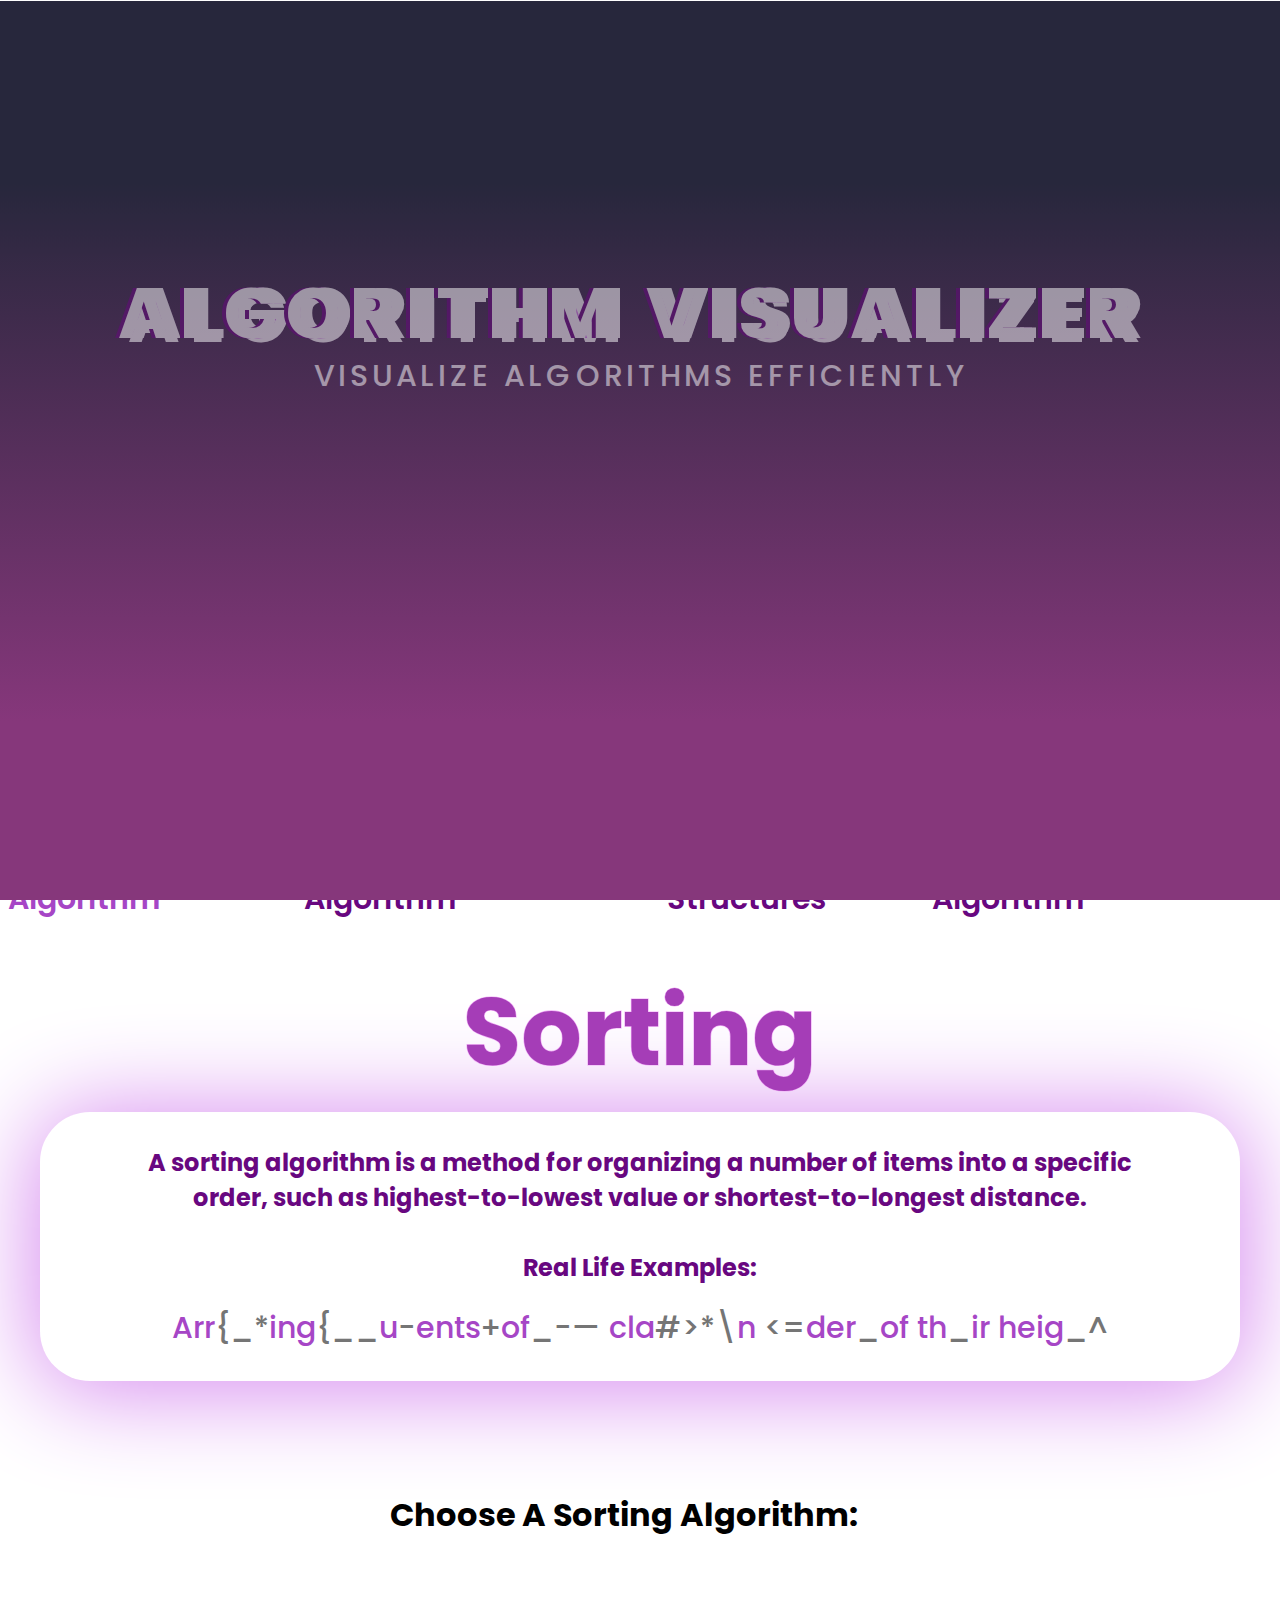
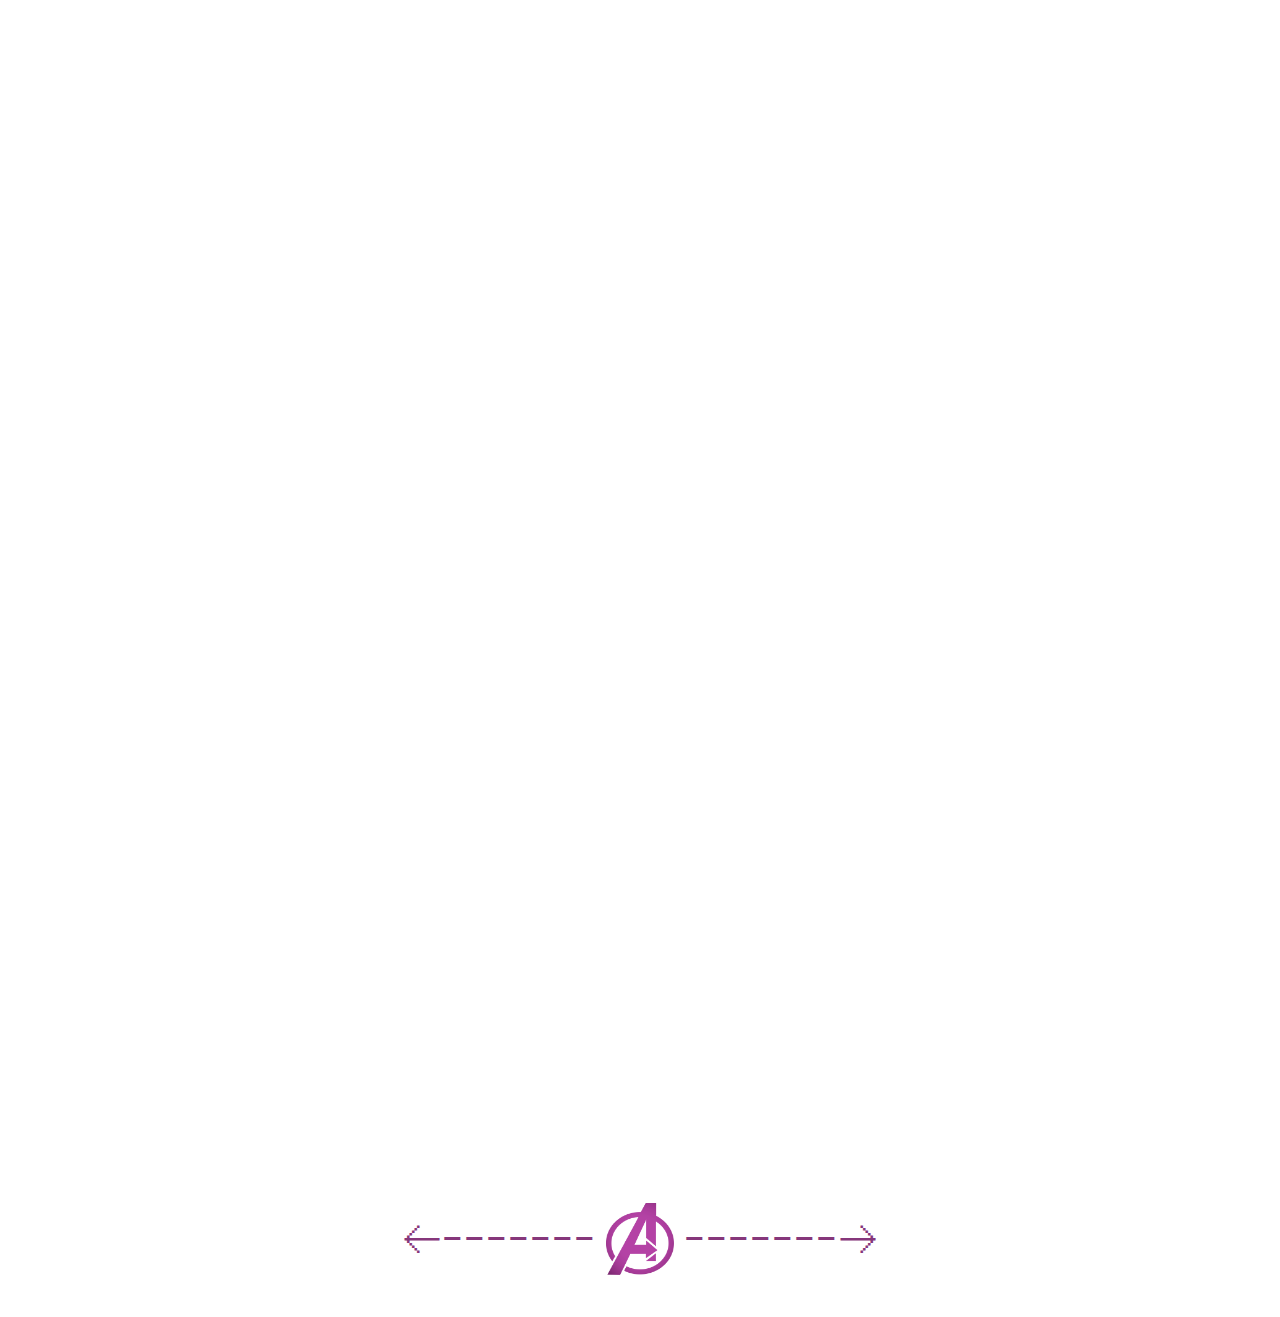
<file: index.html>
<!DOCTYPE html>
<html lang="en">
  <head>
    <meta charset="UTF-8" />
    <meta name="viewport" content="width=device-width, initial-scale=1.0" />
      <link rel = "icon" href = "a.png" type = "image/x-icon">
    <link rel="stylesheet" href="style.css" />
    <title>DSA Visualizer</title>
  </head>
  <body>
    <div id = "select_button">
      <p id = "1" onclick="update(0)">Sorting Algorithm</p>
      <p id = "2" onclick="update(1)">Pathfinding Algorithm</p>
      <p id = "3" onclick="update(2)">Data Structures</p>
      <p id = "4" onclick="update(3)">Searching Algorithm</p>
    </div>
    <section>
      <div class="content1">
        <h2 id = "head">Sorting</h2>
        <h2 id = "head2">Sorting</h2>
      </div>
     
    </section>
    <div id= "dabba">
    <h2 id = "info">A sorting algorithm is a method for reorganizing a large number of 
      items into a specific order,<br> &nbsp such as alphabetical, highest-to-lowest 
      value or shortest-to-longest distance.<br><br>Real Life Examples: </h2>
    <div class="container">
      <div class="text"></div>
    </div>
  </div>
      <div class="waveWrapper waveAnimation">
        
        <div class="waveWrapperInner bgTop">
          <div class="wave waveTop" style="background-image: url('http://front-end-noobs.com/jecko/img/wave-top.png')">
            <div class="content" >
              <h1 class="text" data-text="Algorithm Visualizer">Algorithm Visualizer</h1>

            <h2 class="subtitle">Visualize Algorithms Efficiently</h2>
            <!-- <h2 class = "description">Project By: <br> Nitin Bisht </h2> -->

        </div> 
         </div>
        </div>
        
        <div class="waveWrapperInner bgMiddle">
          <div class="wave waveMiddle" style="background-image: url('http://front-end-noobs.com/jecko/img/wave-mid.png')">
          </div>
        </div>
        <div class="waveWrapperInner bgBottom">
          <div class="wave waveBottom" style="background-image: url('http://front-end-noobs.com/jecko/img/wave-bot.png')"></div>
        </div>
      </div>  
      <br><br><br><br>
      <div class="container1">
        <div class="transition">
          <div class="cover cover1"></div>
          <div class="cover cover2"></div>
          <div class="cover cover3"><h1 id = "change" ></h1></div>
        </div>
      <h1 id = "choose">Choose A Sorting Algorithm: </h1> 
      <div id = "select_algo">

      </div>
   <div id="top">
        <p>🡠-------</p>
        <input type="image" onclick="uppar()" id = "uppar" src="a.png"  width="68" height="72" />
        <p>-------🡢</p>
      </div>
   

    <script src="script.js"></script>
  </body>
</html>
</file>
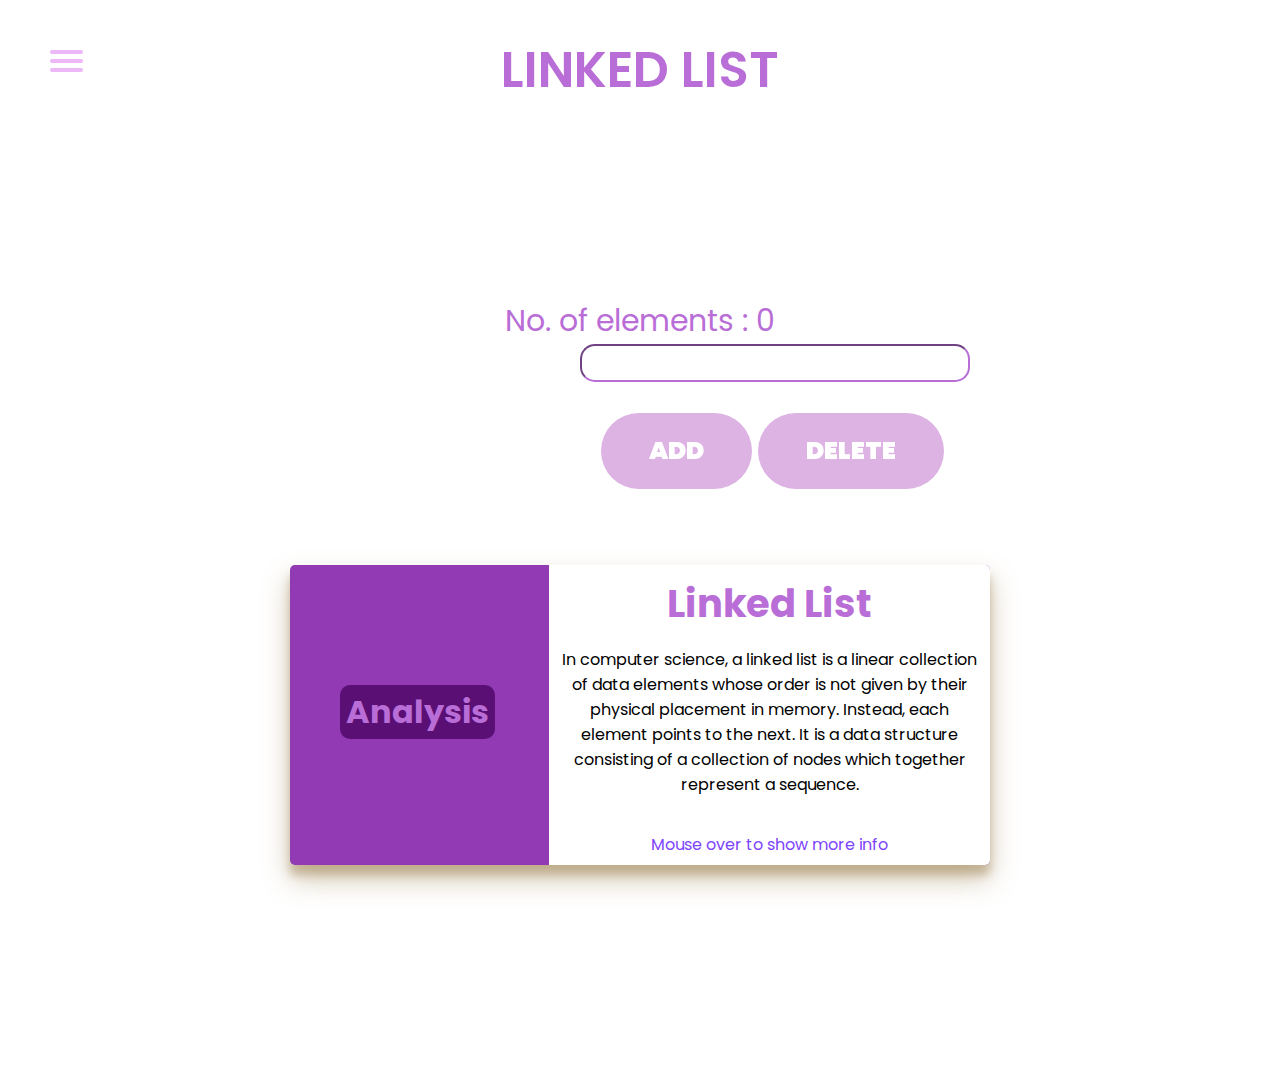
<file: data_structures/linked_list.html>
<!DOCTYPE html>
<html lang="en">
<head>
    <meta charset="UTF-8">
    <meta http-equiv="X-UA-Compatible" content="IE=edge">
    <meta name="viewport" content="width=device-width, initial-scale=1.0">
	<link rel = "icon" href = "../a.png" type = "image/x-icon">
    <link rel="stylesheet" href="linked_list.css" />
    <title>Linked List</title>
</head>
<body> <nav role="navigation">
    <div id="menuToggle">
      <!--
      A fake / hidden checkbox is used as click reciever,
      so you can use the :checked selector on it.
      -->
      <input type="checkbox" />
      <span></span>
      <span></span>
      <span></span>
      <ul id="menu">
        <a href="../index.html"><li>Home</li></a>
        <a href="../sorting/bubblesort.html"><li>Bubble Sort</li></a>
        <a href="../sorting/insertionsort.html"><li>Insertion Sort</li></a>
        <a href="../sorting/selectionsort.html"><li>Selection Sort</li></a>
        <!-- <a href="../sorting/heap.html"><li>Heap Sort</li></a> -->
        <a href="../sorting/bucket.html"><li>Bucket Sort</li></a>
        <a href="../sorting/countingsort.html"><li>Counting Sort</li></a>
	<hr>
        <a href="../path/bfs.html"><li>BFS</li></a>
        <a href="../path/dfs.html"><li>DFS</li></a>
<!--         <a href="../path/dijkstra.html"><li>Dijkstra</li></a> -->
	<hr>
        <a href="queue.html"><li>Queue</li></a>
        <a href="stack.html"><li>Stack</li></a>
	<hr>
	<a href="../searching/linear_search.html"><li>Linear Search</li></a>
	<a href="../searching/binary_search.html"><li>Binary Search</li></a>
        
      </ul>
    </div>
  </nav>
  <p class="header">LINKED LIST</p>
    <div id="listbox">
        <ul id="list">
        </ul>
      </div>

      <p id = "error">No. of elements : 0</p>
      <input id="inputTxt" /><br>
      <div id = buttons>
        <button id="addBtn" class="btn-45"><span>Add</span></button>            
        <button id="delete_front"  class="btn-45"><span>Delete</span></button>   
      </div>
      <div class="container">
        <div class="card">
            <div class="infoCard">
                <div class="infoimage">
                    
                    <div class="level simpleInfo">
                        <h1>Analysis</h1>
                    </div >
                    
                 
                </div>
                <div class="infoDetails">
                    
                        <h1>Linked List</h1>
                        <br>
                            <h3>Time Complexity:O(1)</h3>  

                            <h3>Space Complexity: O(n)</h3><br>
                           
							<br>
                        
                
                </div>
            </div>
            <div class="description">
                <div class="name">
                    <h1>Linked List</h1>
                </div>
                <div class="textDescription">
                    <p>In computer science, a linked list is a linear collection
                       of data elements whose order is not given by their physical 
                       placement in memory.  Instead, each element points to the next.
                       It is a data structure consisting of a collection of nodes which together represent a sequence.
                    </p>
					<br>
                </div>
                <h4>Mouse over to show more info</h4>
            </div>
        </div>
    </div>		
          <script src="linked_list.js"></script>
</body>

</html>
</file>
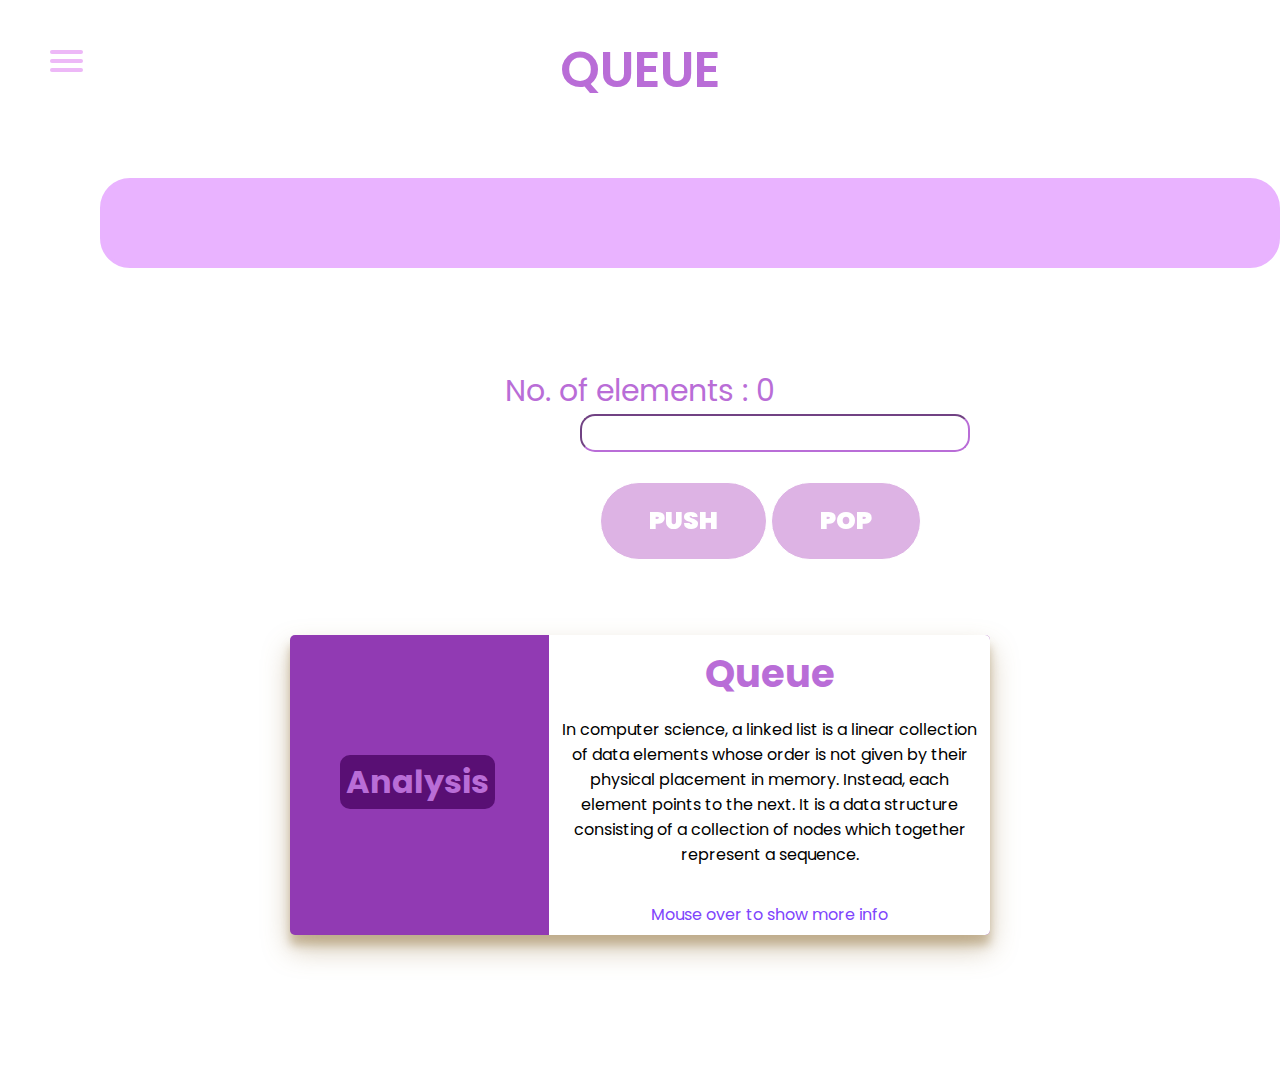
<file: data_structures/queue.html>
<!DOCTYPE html>
<html lang="en">
<head>
    <meta charset="UTF-8">
    <meta http-equiv="X-UA-Compatible" content="IE=edge">
    <meta name="viewport" content="width=device-width, initial-scale=1.0">
	<link rel = "icon" href = "../a.png" type = "image/x-icon">
    <link rel="stylesheet" href="queue.css" />
    <title>Queue</title>
</head>
<body> <nav role="navigation">
    <div id="menuToggle">
      <!--
      A fake / hidden checkbox is used as click reciever,
      so you can use the :checked selector on it.
      -->
      <input type="checkbox" />
      <span></span>
      <span></span>
      <span></span>
      <ul id="menu">
        <a href="../index.html"><li>Home</li></a>
        <a href="../sorting/bubblesort.html"><li>Bubble Sort</li></a>
        <a href="../sorting/insertionsort.html"><li>Insertion Sort</li></a>
        <a href="../sorting/selectionsort.html"><li>Selection Sort</li></a>
        <!-- <a href="../sorting/heap.html"><li>Heap Sort</li></a> -->
        <a href="../sorting/bucket.html"><li>Bucket Sort</li></a>
        <a href="../sorting/countingsort.html"><li>Counting Sort</li></a>
	<hr>
        <a href="../path/bfs.html"><li>BFS</li></a>
        <a href="../path/dfs.html"><li>DFS</li></a>
<!--         <a href="../path/dijkstra.html"><li>Dijkstra</li></a> -->
	<hr>
        <a href="linked_list.html"><li>Linked List</li></a>
        <a href="stack.html"><li>Stack</li></a>
	<hr>
	<a href="../searching/linear_search.html"><li>Linear Search</li></a>
	<a href="../searching/binary_search.html"><li>Binary Search</li></a>
        
      </ul>
    </div>
  </nav>
  <p class="header">QUEUE</p>
    <div id="listbox">
        <ul id="list">
        </ul>
      </div>

      <p id = "error">No. of elements : 0</p>
      <input id="inputTxt" /><br>
      <div id = buttons>
        <button id="addBtn" class="btn-45"><span>PUSH</span></button>            
        <button id="delete_front"  class="btn-45"><span>POP</span></button>   
      </div>
      <div class="container">
        <div class="card">
            <div class="infoCard">
                <div class="infoimage">
                    
                    <div class="level simpleInfo">
                        <h1>Analysis</h1>
                    </div >
                    
                 
                </div>
                <div class="infoDetails">
                    
                        <h1>Queue</h1>
                        <br>
                            <h3>Time Complexity:O(1)</h3>  

                            <h3>Space Complexity: O(n)</h3><br>
                           
							<br>
                        
                
                </div>
            </div>
            <div class="description">
                <div class="name">
                    <h1>Queue</h1>
                </div>
                <div class="textDescription">
                    <p>In computer science, a linked list is a linear collection
                       of data elements whose order is not given by their physical 
                       placement in memory.  Instead, each element points to the next.
                       It is a data structure consisting of a collection of nodes which together represent a sequence.
                    </p>
					<br>
                </div>
                <h4>Mouse over to show more info</h4>
            </div>
        </div>
    </div>		
          <script src="queue.js"></script>
</body>

</html>
</file>
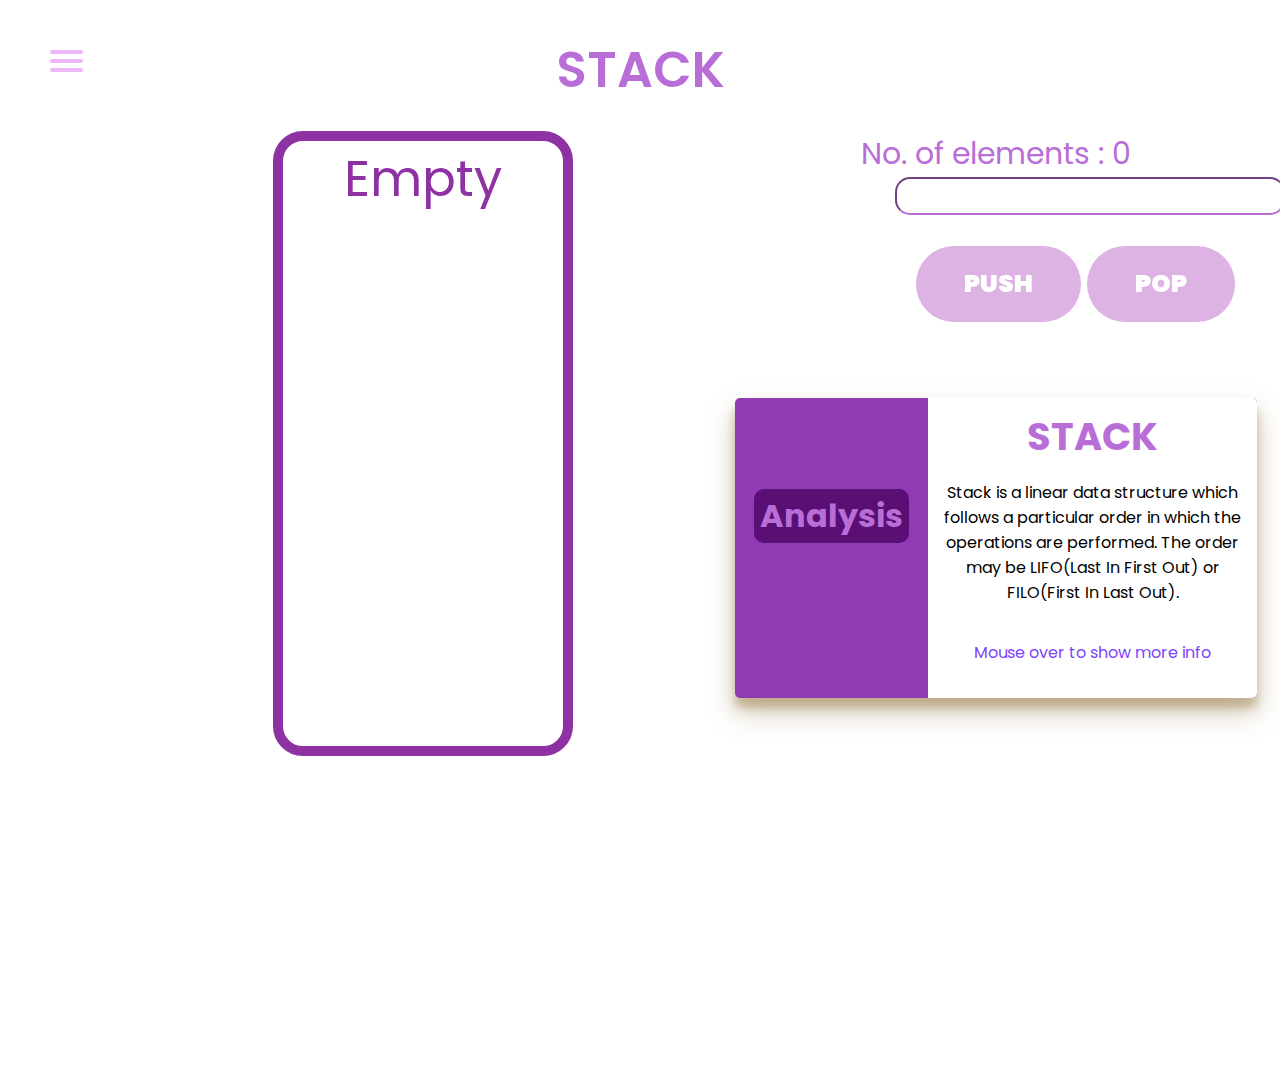
<file: data_structures/stack.html>
<!DOCTYPE html>
<html lang="en">
<head>
    <meta charset="UTF-8">
    <meta http-equiv="X-UA-Compatible" content="IE=edge">
    <meta name="viewport" content="width=device-width, initial-scale=1.0">
	<link rel = "icon" href = "../a.png" type = "image/x-icon">
    <link rel="stylesheet" href="stack.css" />
    <title>Stack</title>
</head>
<body> <nav role="navigation">
    <div id="menuToggle">
      <!--
      A fake / hidden checkbox is used as click reciever,
      so you can use the :checked selector on it.
      -->
      <input type="checkbox" />
      <span></span>
      <span></span>
      <span></span>
      <ul id="menu">
        <a href="../index.html"><li>Home</li></a>
        <a href="../sorting/bubblesort.html"><li>Bubble Sort</li></a>
        <a href="../sorting/insertionsort.html"><li>Insertion Sort</li></a>
        <a href="../sorting/selectionsort.html"><li>Selection Sort</li></a>
        <!-- <a href="../sorting/heap.html"><li>Heap Sort</li></a> -->
        <a href="../sorting/bucket.html"><li>Bucket Sort</li></a>
        <a href="../sorting/countingsort.html"><li>Counting Sort</li></a>
	<hr>
        <a href="../path/bfs.html"><li>BFS</li></a>
        <a href="../path/dfs.html"><li>DFS</li></a>
<!--         <a href="../path/dijkstra.html"><li>Dijkstra</li></a> -->
	<hr>
        <a href="queue.html"><li>Queue</li></a>
        <a href="linked_list.html"><li>Linked List</li></a>
	<hr>
	<a href="../searching/linear_search.html"><li>Linear Search</li></a>
	<a href="../searching/binary_search.html"><li>Binary Search</li></a>
        
      </ul>
    </div>
  </nav>
  <p class="header">STACK</p>
  <div class="float-container">
    <div class="float-child">

        <div id="listbox">
            
            <ul id="list">
                
            </ul>
          </div>
    

    </div>
    <div class="float-child">
      <p id = "error">No. of elements : 0</p>
      <input id="inputTxt" /><br>
      <div id = buttons>  
        <button id = "addBtn" class="btn-45"><span>PUSH</span></button>       
        <button id="delete_front"  class="btn-45"><span>POP</span></button>   
      </div>
      <div class="container">
        <div class="card">
            <div class="infoCard">
                <div class="infoimage">
                    
                    <div class="level simpleInfo">
                        <h1>Analysis</h1>
                    </div >
                    
                 
                </div>
                <div class="infoDetails">
                    
                        <h1>STACK</h1>
                        <br>
                            <h3>Time Complexity:O(1)</h3>  

                            <h3>Space Complexity: O(n)</h3><br>


							<br>
                        
                
                </div>
            </div>
            <div class="description">
                <div class="name">
                    <h1>STACK</h1>
                </div>
                <div class="textDescription">
                    <p>Stack is a linear data structure which follows
                       a particular order in which the operations are performed.
                       The order may be LIFO(Last In First Out) or FILO(First In Last Out).
                    </p>
					<br>
                </div>
                <h4>Mouse over to show more info</h4>
            </div>
        </div>
    </div>		
  </div>
    </div>
          <script src="stack.js"></script>
</body>

</html>
</file>
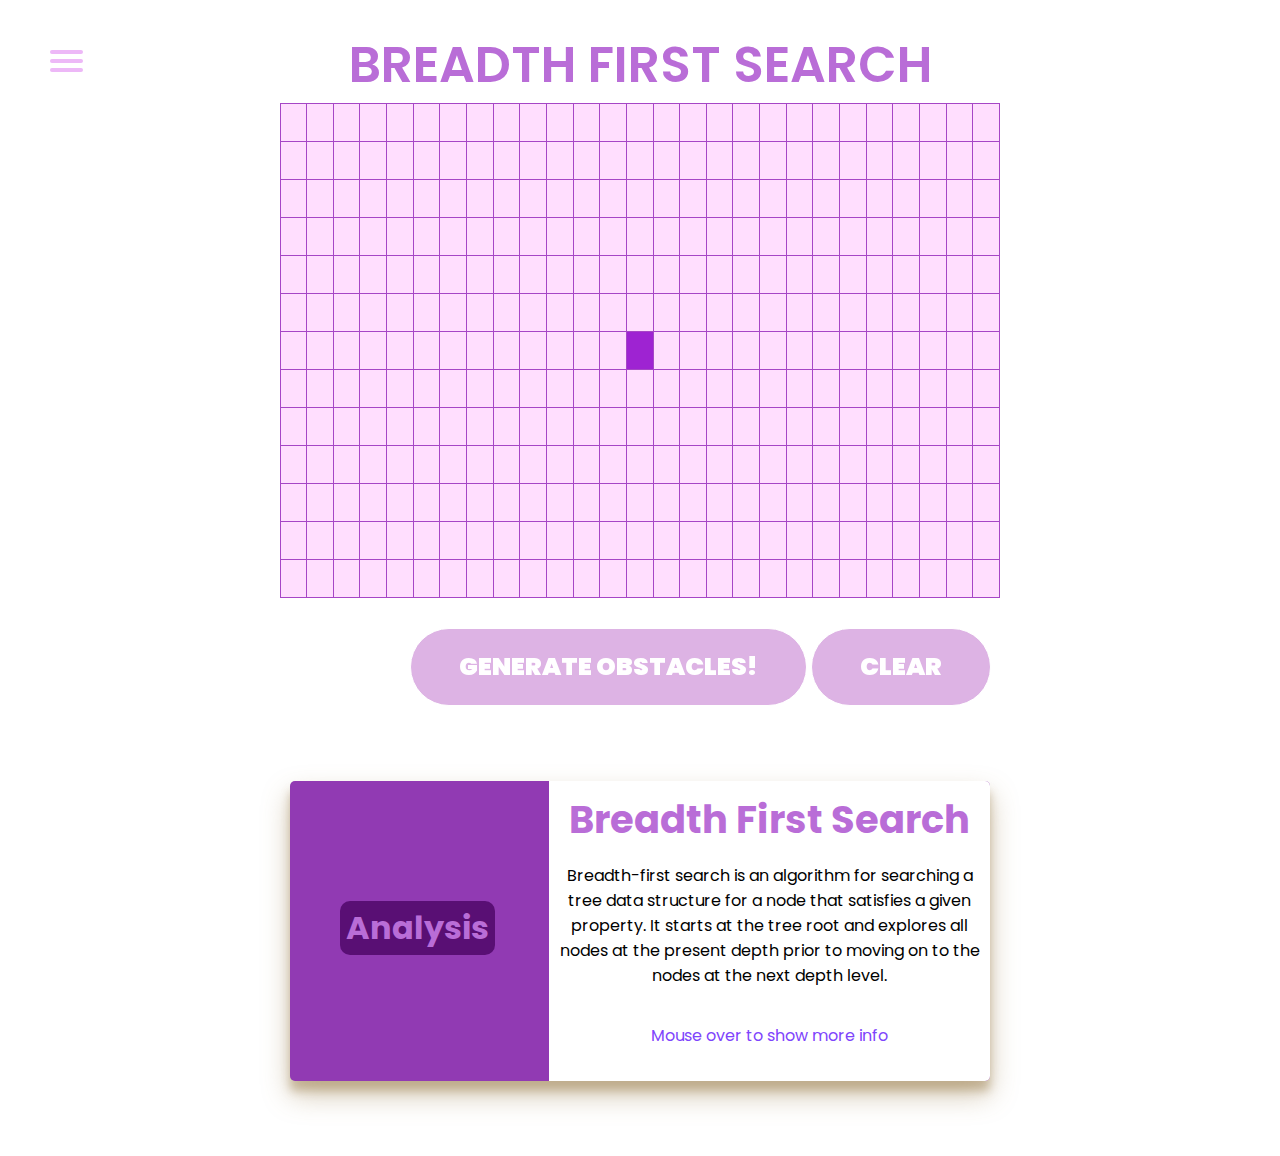
<file: path/bfs.html>
<!DOCTYPE html>
<html lang="en">
<head>
    <meta charset="UTF-8">
    <meta http-equiv="X-UA-Compatible" content="IE=edge">
    <meta name="viewport" content="width=device-width, initial-scale=1.0">
	<link rel = "icon" href = "../a.png" type = "image/x-icon">
    <title>BFS</title>
    <link rel="stylesheet" href="path.css" />
</head>
<body>
    <nav role="navigation">
        <div id="menuToggle">
          <!--
          A fake / hidden checkbox is used as click reciever,
          so you can use the :checked selector on it.
          -->
          <input type="checkbox" />
          <span></span>
          <span></span>
          <span></span>
         
          <ul id="menu">
            <a href="../index.html"><li>Home</li></a>
        <a href="../sorting/bubblesort.html"><li>Bubble Sort</li></a>
        <a href="../sorting/insertionsort.html"><li>Insertion Sort</li></a>
        <a href="../sorting/selectionsort.html"><li>Selection Sort</li></a>
        <!-- <a href="../sorting/heap.html"><li>Heap Sort</li></a> -->
        <a href="../sorting/bucket.html"><li>Bucket Sort</li></a>
        <a href="../sorting/countingsort.html"><li>Counting Sort</li></a>
	<hr>
        <!-- <a href="bfs.html"><li>BFS</li></a> -->
        <a href="dfs.html"><li>DFS</li></a>
<!--         <a href="dijkstra.html"><li>Dijkstra</li></a> -->
	<hr>
        <a href="../data_structures/linked_list.html"><li>Linked List</li></a>
        <a href="../data_structures/stack.html"><li>Stack</li></a>
        <a href="../data_structures/queue.html"><li>Queue</li></a>
	<hr>
	<a href="../searching/linear_search.html"><li>Linear Search</li></a>
	<a href="../searching/binary_search.html"><li>Binary Search</li></a>
            
          </ul>
        </div>
      </nav>
      <p id= "head" class="header">BREADTH FIRST SEARCH</p>

    <div id = "graph"></div>
    <div id = "buttons">
    <button id = "obs" onclick = "obs()" class="btn-45"><span>Generate obstacles!</span></button>
    <button id = "clear"  class="btn-45"><span>Clear</span></button>
  </div>
   <div class="container">
        <div class="card">
            <div class="infoCard">
                <div class="infoimage">
                    
                    <div class="level simpleInfo">
                        <h1>Analysis</h1>
                    </div >
                    
                 
                </div>
                <div class="infoDetails">
                    
                        <h1>Breadth First Search</h1>
                        <br>
                            <h3>Time Complexity:O(V + E)</h3>  

                            <h3>Space Complexity: O(V)</h3><br>
                            <h3>V is number of nodes and E is number of edges</h3>

							<br>
                        
                
                </div>
            </div>
            <div class="description">
                <div class="name">
                    <h1>Breadth First Search</h1>
                </div>
                <div class="textDescription">
                    <p>Breadth-first search is an algorithm for searching a tree data structure for a node
                       that satisfies a given property. It starts at the tree root and explores all nodes at 
                       the present depth prior to moving on to the nodes at the next depth level.
                    </p>
					<br>
                </div>
                <h4>Mouse over to show more info</h4>
            </div>
        </div>
    </div>		
    <script src="bfs.js"></script>
</body>
</html>
</file>
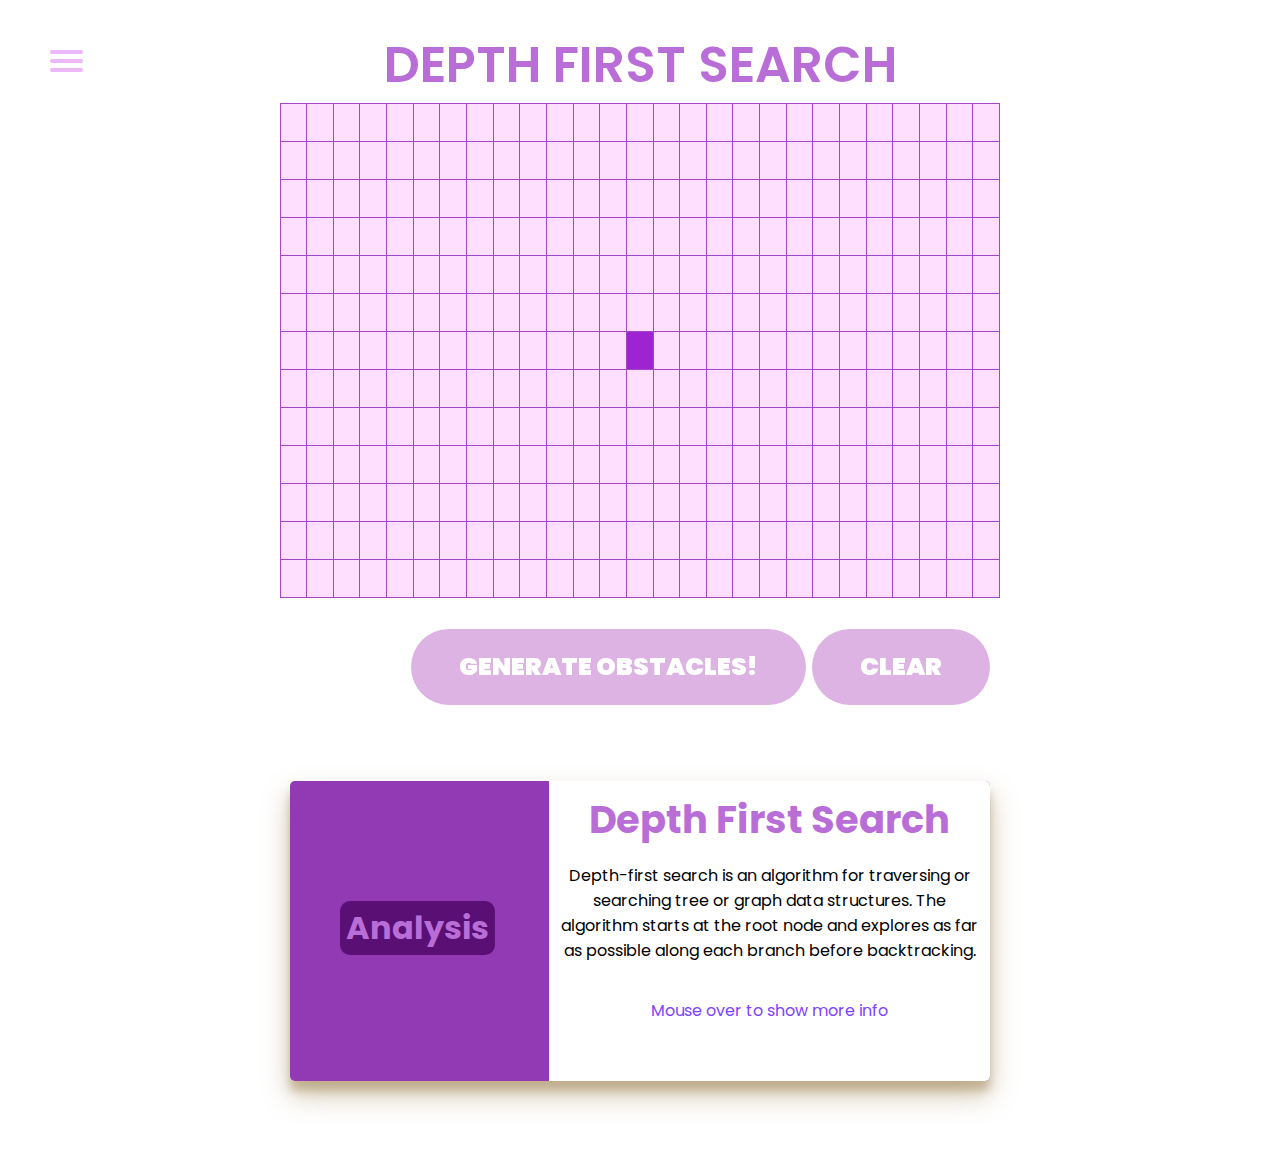
<file: path/dfs.html>
<!DOCTYPE html>
<html lang="en">
<head>
    <meta charset="UTF-8">
    <meta http-equiv="X-UA-Compatible" content="IE=edge">
    <meta name="viewport" content="width=device-width, initial-scale=1.0">
    <link rel = "icon" href = "../a.png" type = "image/x-icon">
    <title>DFS</title>
    <link rel="stylesheet" href="path.css" />
</head>
<body>
    <nav role="navigation">
        <div id="menuToggle">
          <!--
          A fake / hidden checkbox is used as click reciever,
          so you can use the :checked selector on it.
          -->
          <input type="checkbox" />
          <span></span>
          <span></span>
          <span></span>
         
          <ul id="menu">
            <a href="../index.html"><li>Home</li></a>
        <a href="../sorting/bubblesort.html"><li>Bubble Sort</li></a>
        <a href="../sorting/insertionsort.html"><li>Insertion Sort</li></a>
        <a href="../sorting/selectionsort.html"><li>Selection Sort</li></a>
        <!-- <a href="../sorting/heap.html"><li>Heap Sort</li></a> -->
        <a href="../sorting/bucket.html"><li>Bucket Sort</li></a>
        <a href="../sorting/countingsort.html"><li>Counting Sort</li></a>
        <hr>
        <a href="bfs.html"><li>BFS</li></a>
<!--         <a href="dijkstra.html"><li>Dijkstra</li></a> -->
        <hr>
        <a href="../data_structures/linked_list.html"><li>Linked List</li></a>
        <a href="../data_structures/stack.html"><li>Stack</li></a>
        <a href="../data_structures/queue.html"><li>Queue</li></a>
        <hr>
        <a href="../searching/linear_search.html"><li>Linear Search</li></a>
        <a href="../searching/binary_search.html"><li>Binary Search</li></a>
            
          </ul>
        </div>
      </nav>
      <p id= "head" class="header">DEPTH FIRST SEARCH</p>
    <div id = "graph"></div>
    <div id = "buttons">
    <button id = "obs" onclick = "obs()" class="btn-45"><span>Generate obstacles!</span></button>
    <button id = "clear"  class="btn-45"><span>Clear</span></button>
  </div>
  <div class="container">
    <div class="card">
        <div class="infoCard">
            <div class="infoimage">
                
                <div class="level simpleInfo">
                    <h1>Analysis</h1>
                </div >
                
             
            </div>
            <div class="infoDetails">
                
                    <h1>Depth First Search</h1>
                    <br>
                        <h3>Time Complexity:O(V + E)</h3>  

                        <h3>Space Complexity: O(V)</h3><br>
                        <h3>V is number of nodes and E is number of edges</h3>

          <br>
                    
            
            </div>
        </div>
        <div class="description">
            <div class="name">
                <h1>Depth First Search</h1>
            </div>
            <div class="textDescription">
                <p>Depth-first search is an algorithm for traversing or searching tree or graph data structures. The algorithm starts at the root node and explores as far as possible along each branch before backtracking.
                </p>
      <br>
            </div>
            <h4>Mouse over to show more info</h4>
        </div>
    </div>
</div>		
    <script src="dfs.js"></script>
</body>
</html>
</file>
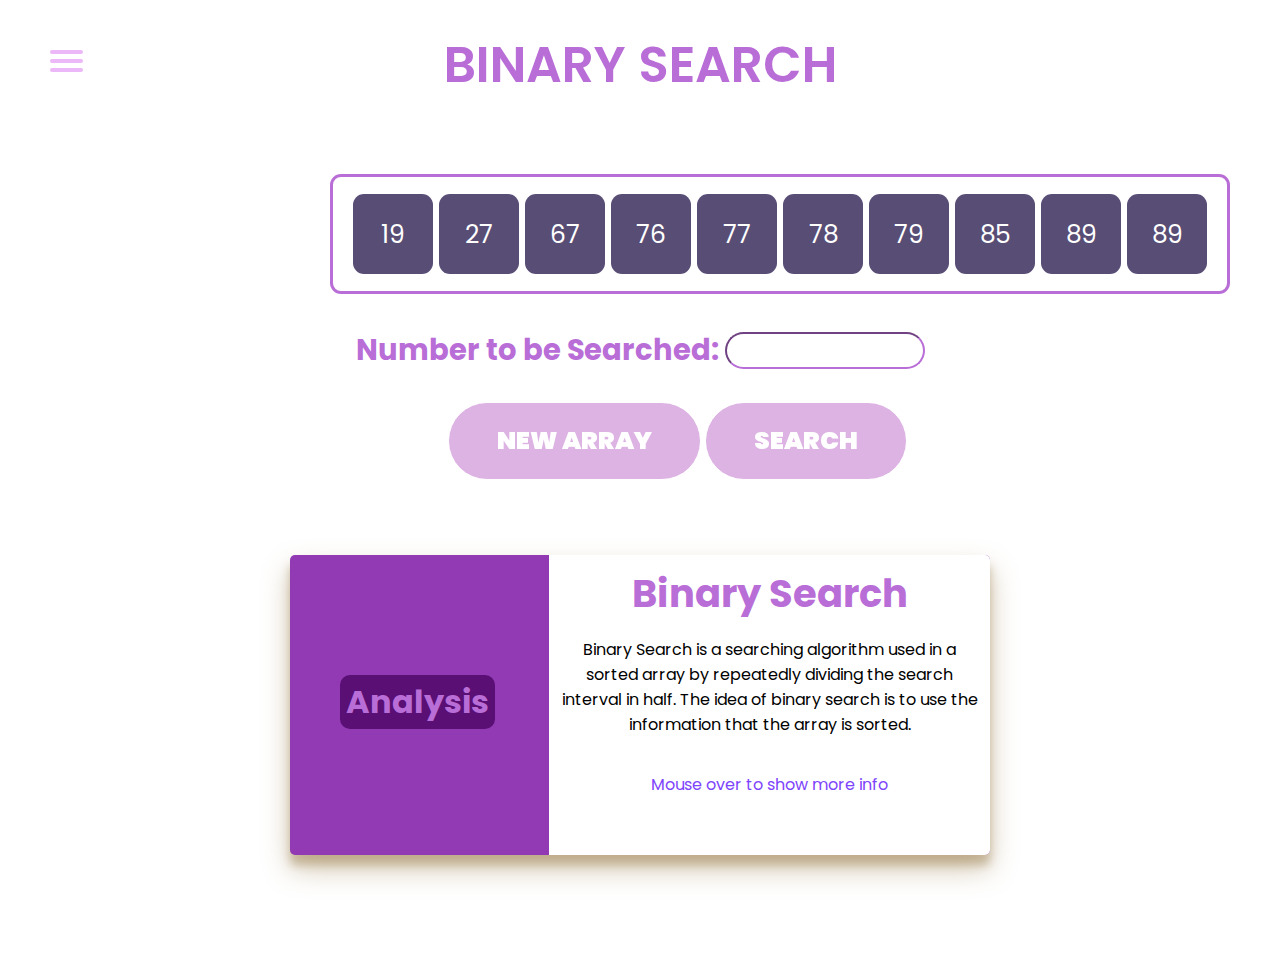
<file: searching/binary_search.html>
<!DOCTYPE html>
<html lang="en">
<head>
    <meta charset="UTF-8">
    <meta http-equiv="X-UA-Compatible" content="IE=edge">
    <meta name="viewport" content="width=device-width, initial-scale=1.0">
	<link rel = "icon" href = "../a.png" type = "image/x-icon">
    <title>Binary Search</title>
    <link rel="stylesheet" href="binary_search.css" />
</head>
<body>

<nav role="navigation">
    <div id="menuToggle">
      <!--
      A fake / hidden checkbox is used as click reciever,
      so you can use the :checked selector on it.
      -->
      <input type="checkbox" />
      <span></span>
      <span></span>
      <span></span>
     
      <ul id="menu">
        <a href="../index.html"><li>Home</li></a>
        <a href="../sorting/bubblesort.html"><li>Bubble Sort</li></a>
        <a href="../sorting/insertionsort.html"><li>Insertion Sort</li></a>
        <a href="../sorting/selectionsort.html"><li>Selection Sort</li></a>
        <!-- <a href="../sorting/heap.html"><li>Heap Sort</li></a> -->
        <a href="../sorting/bucket.html"><li>Bucket Sort</li></a>
        <a href="../sorting/countingsort.html"><li>Counting Sort</li></a>
        <hr>
        <a href="../path/bfs.html"><li>BFS</li></a>
        <a href="../path/dfs.html"><li>DFS</li></a>
<!--         <a href="../path/dijkstra.html"><li>Dijkstra</li></a> -->
        <hr>
        <a href="../data_structures/linked_list.html"><li>Linked List</li></a>
        <a href="../data_structures/queue.html"><li>Queue</li></a>
        <a href="../data_structures/stack.html"><li>Stack</li></a>
        <hr>
        <a href="../searching/linear_search.html"><li>Linear Search</li></a>
        
      </ul>
    </div>
  </nav>
    <script src="binary_search.js"></script>


	<p class="header">BINARY SEARCH</p>
    <br>
    <br>
    <div id = "dabba"><div id="array"></div></div>
    <br>
    <h3 id = "swap">Swap Counter : 0</h3>
    <div style="text-align: center">
    <div class = "NTBS">
        <label for="fname">
            Number to be Searched:
        </label>
        <input type="text" id="fname" name="fname" maxlength="4" size="4"/>
        <br />
        <div id="text"></div>
        </div>
    </div>
    <div id = "buttons">
        <button onclick="generatearray()" class="btn-45"><span>New Array</span></button>
        <button onclick="BinarySearch()" class="btn-45"><span>Search</span></button>
        
        <!-- <button onclick="stopsort()" class="btn-45"><span>Stop!</span></button> -->
    </div>

 
	<div class="container">
        <div class="card">
            <div class="infoCard">
                <div class="infoimage">
                    
                    <div class="level simpleInfo">
                        <h1>Analysis</h1>
                    </div >
                    
                 
                </div>
                <div class="infoDetails"> 
                        <h1>Binary Search</h1>
                        <br>
                            <h3>Worst Complexity: <strong>O</strong>(logn)</h3>
							<h3>Average complexity: <strong>O</strong>(logn)</h3>
							<h3>Best complexity: <strong>O</strong>(logn)</h3>
                            <h3>Space Complexity: <strong>O</strong>(1)</h3>
                </div>
            </div>
            <div class="description">
                <div class="name">
                    <h1>Binary Search</h1>
                </div>
                <div class="textDescription">
                    <p>
                        Binary Search is a searching algorithm used in a sorted array by repeatedly dividing the search interval in half. The idea of binary search is to use the information that the array is sorted.
                    </p>
					<br>
                </div>
                <h4>Mouse over to show more info</h4>
            </div>
        </div>
    </div>																																														
	<script src="binary_search.js"></script>
</body>

</html>
</file>
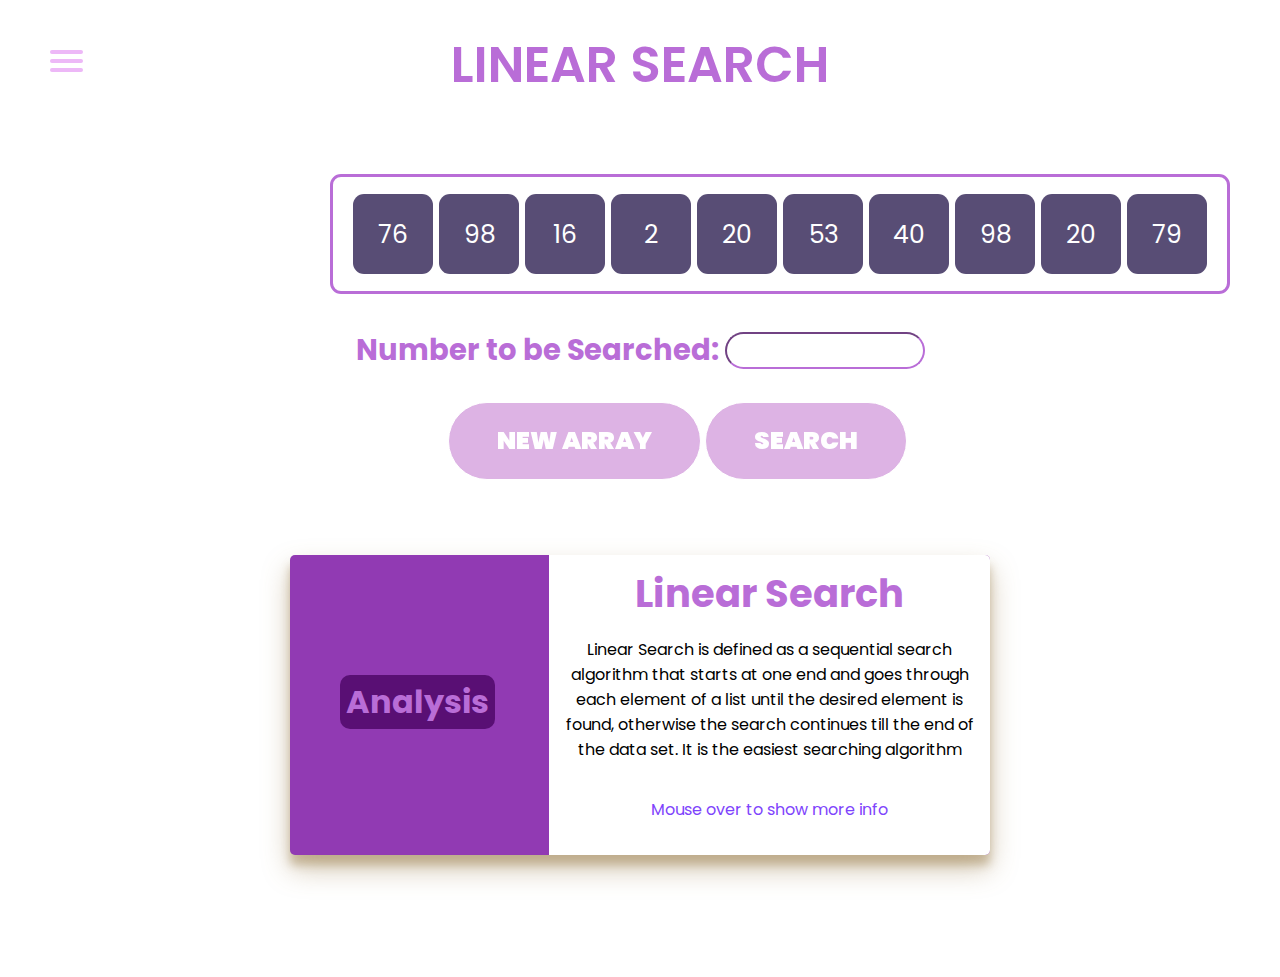
<file: searching/linear_search.html>
<!DOCTYPE html>
<html lang="en">
<head>
    <meta charset="UTF-8">
    <meta http-equiv="X-UA-Compatible" content="IE=edge">
    <meta name="viewport" content="width=device-width, initial-scale=1.0">
	<link rel = "icon" href = "../a.png" type = "image/x-icon">
    <title>Linear Search</title>
    <link rel="stylesheet" href="linear_search.css" />
</head>
<body>

<nav role="navigation">
    <div id="menuToggle">
      <!--
      A fake / hidden checkbox is used as click reciever,
      so you can use the :checked selector on it.
      -->
      <input type="checkbox" />
      <span></span>
      <span></span>
      <span></span>
     
      <ul id="menu">
        <a href="../index.html"><li>Home</li></a>
        <a href="../sorting/bubblesort.html"><li>Bubble Sort</li></a>
        <a href="../sorting/insertionsort.html"><li>Insertion Sort</li></a>
        <a href="../sorting/selectionsort.html"><li>Selection Sort</li></a>
        <!-- <a href="../sorting/heap.html"><li>Heap Sort</li></a> -->
        <a href="../sorting/bucket.html"><li>Bucket Sort</li></a>
        <a href="../sorting/countingsort.html"><li>Counting Sort</li></a>
	<hr>
        <a href="../path/bfs.html"><li>BFS</li></a>
        <a href="../path/dfs.html"><li>DFS</li></a>
<!--         <a href="../path/dijkstra.html"><li>Dijkstra</li></a> -->
	<hr>
        <a href="../data_structures/linked_list.html"><li>Linked List</li></a>
        <a href="../data_structures/queue.html"><li>Queue</li></a>
        <a href="../data_structures/stack.html"><li>Stack</li></a>
	<hr>
	<a href="binary_search.html"><li>Binary Search</li></a>
        
      </ul>
    </div>
  </nav>
    <script src="linear_search.js"></script>


	<p class="header">LINEAR SEARCH</p>
    <br>
    <br>
    <div id = "dabba"><div id="array"></div></div>
    <br>
    <h3 id = "swap">Swap Counter : 0</h3>
    <div style="text-align: center">
    <div class = "NTBS">
        <label for="fname">
            Number to be Searched:
        </label>
        <input type="text" id="fname" name="fname" maxlength="4" size="4"/>
        <br />
        <div id="text"></div>
        </div>
    </div>
    <div id = "buttons">
        <button onclick="generatearray()" class="btn-45"><span>New Array</span></button>
        <button onclick="LinearSearch()" class="btn-45"><span>Search</span></button>
        
        <!-- <button onclick="stopsort()" class="btn-45"><span>Stop!</span></button> -->
    </div>

 
	<div class="container">
        <div class="card">
            <div class="infoCard">
                <div class="infoimage">
                    
                    <div class="level simpleInfo">
                        <h1>Analysis</h1>
                    </div >
                    
                 
                </div>
                <div class="infoDetails"> 
                        <h1>Linear Search</h1>
                        <br>
                            <h3>Worst Complexity: <strong>O</strong>(n)</h3>
							<h3>Average complexity: <strong>O</strong>(n)</h3>
							<h3>Best complexity: <strong>O</strong>(1)</h3>
                            <h3>Space Complexity: <strong>O</strong>(1)</h3>
                </div>
            </div>
            <div class="description">
                <div class="name">
                    <h1>Linear Search</h1>
                </div>
                <div class="textDescription">
                    <p>
                        Linear Search is defined as a sequential search algorithm that starts at one end and goes through each element of a list until the desired element is found, otherwise the search continues till the end of the data set. It is the easiest searching algorithm 
                    </p>
					<br>
                </div>
                <h4>Mouse over to show more info</h4>
            </div>
        </div>
    </div>																																														
	<script src="linear_search.js"></script>
</body>

</html>
</file>
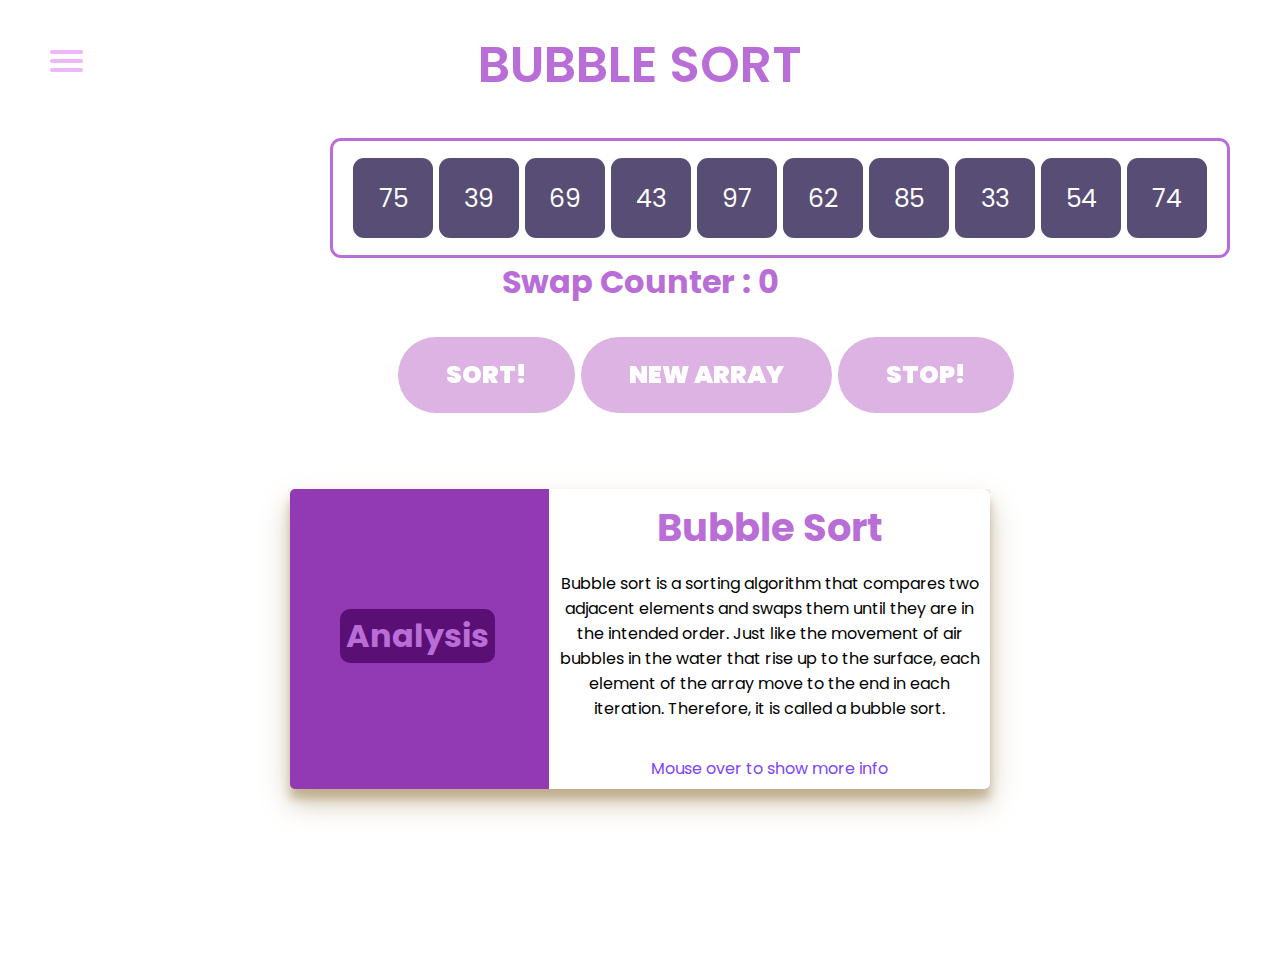
<file: sorting/bubblesort.html>
<!DOCTYPE html>
<html lang="en">
<head>
    <meta charset="UTF-8">
    <meta http-equiv="X-UA-Compatible" content="IE=edge">
    <meta name="viewport" content="width=device-width, initial-scale=1.0">
	<link rel = "icon" href = "../a.png" type = "image/x-icon">
    <title>Bubble Sort</title>
    <link rel="stylesheet" href="sort.css" />
</head>
<body>

<nav role="navigation">
    <div id="menuToggle">
      <!--
      A fake / hidden checkbox is used as click reciever,
      so you can use the :checked selector on it.
      -->
      <input type="checkbox" />
      <span></span>
      <span></span>
      <span></span>
     
      <ul id="menu">
        <a href="../index.html"><li>Home</li></a>
        <a href="insertionsort.html"><li>Insertion Sort</li></a>
        <a href="selectionsort.html"><li>Selection Sort</li></a>
        <!-- <a href="heap.html"><li>Heap Sort</li></a> -->
        <a href="bucket.html"><li>Bucket Sort</li></a>
        <a href="countingsort.html"><li>Counting Sort</li></a>
	<hr>
        <a href="../path/bfs.html"><li>BFS</li></a>
        <a href="../path/dfs.html"><li>DFS</li></a>
<!--         <a href="../path/dijkstra.html"><li>Dijkstra</li></a> -->
	<hr>
        <a href="../data_structures/linked_list.html"><li>Linked List</li></a>
        <a href="../data_structures/queue.html"><li>Queue</li></a>
        <a href="../data_structures/stack.html"><li>Stack</li></a>
	<hr>
	<a href="../searching/linear_search.html"><li>Linear Search</li></a>
	 <a href="../searching/binary_search.html"><li>Binary Search</li></a>
        
      </ul>
    </div>
  </nav>
    <script src="bubblesort.js"></script>


	<p class="header">BUBBLE SORT</p>
    

    <div id = "dabba"><div id="array"></div></div>
	<h3 id = "swap">Swap Counter : 0</h3>	
    <div id = "buttons">
        <button onclick="BubbleSort()" class="btn-45"><span>Sort!</span></button>
        <button onclick="generatearray()" class="btn-45"><span>New Array</span></button>
        <button onclick="stopsort()" class="btn-45"><span>Stop!</span></button>
    </div>

 
	<div class="container">
        <div class="card">
            <div class="infoCard">
                <div class="infoimage">
                    
                    <div class="level simpleInfo">
                        <h1>Analysis</h1>
                    </div >
                    
                 
                </div>
                <div class="infoDetails">
                    
                        <h1>Bubble Sort</h1>
                        <br>
                            <h3>Time Complexity: O(n<sup>2</sup>)</h3>  

                            <h3>Space Complexity: O(n)</h3>
							<br>
					
                        
                
                </div>
            </div>
            <div class="description">
                <div class="name">
                    <h1>Bubble Sort</h1>
                </div>
                <div class="textDescription">
                    <p>Bubble sort is a sorting algorithm that compares two adjacent elements and swaps them until they are in the intended order.
						Just like the movement of air bubbles in the water that rise up to the surface, each element of the array move to the end in each iteration. Therefore, it is called a bubble sort.
                    </p>
					<br>
                </div>
                <h4>Mouse over to show more info</h4>
            </div>
        </div>
    </div>																																														
	<script src="bubblesort.js"></script>
</body>

</html>
</file>
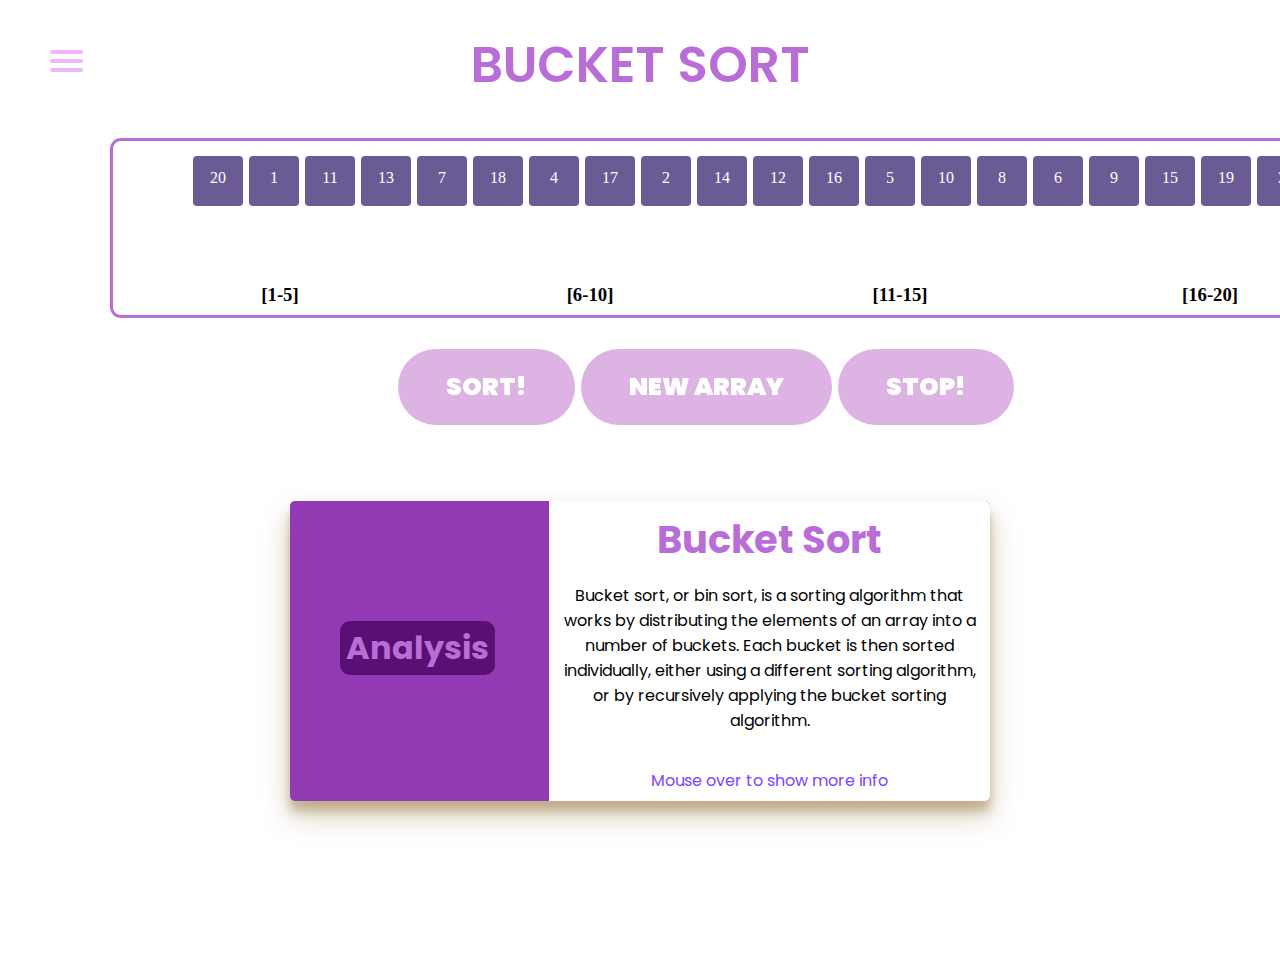
<file: sorting/bucket.html>
<!DOCTYPE html>
<html lang="en">

<head>
    <meta charset="UTF-8">
    <meta http-equiv="X-UA-Compatible" content="IE=edge">
    <meta name="viewport" content="width=device-width, initial-scale=1.0">
    <link rel = "icon" href = "../a.png" type = "image/x-icon">
    <title>Bucket Sort</title>
    <link rel="stylesheet" href="bucket.css" />
</head>

<body>

    <nav role="navigation">
        <div id="menuToggle">
            <!--
      A fake / hidden checkbox is used as click reciever,
      so you can use the :checked selector on it.
      -->
            <input type="checkbox" />
            <span></span>
            <span></span>
            <span></span>

            <ul id="menu">
                <a href="../index.html"><li>Home</li></a>
                <a href="bubblesort.html"><li>Bubble Sort</li></a>
        <a href="insertionsort.html"><li>Insertion Sort</li></a>
        <a href="selectionsort.html"><li>Selection Sort</li></a>
        <!-- <a href="heap.html"><li>Heap Sort</li></a> -->
        <a href="countingsort.html"><li>Counting Sort</li></a>
        <hr>
        <a href="../path/bfs.html"><li>BFS</li></a>
        <a href="../path/dfs.html"><li>DFS</li></a>
<!--         <a href="../path/dijkstra.html"><li>Dijkstra</li></a> -->
        <hr>
        <a href="../data_structures/linked_list.html"><li>Linked List</li></a>
        <a href="../data_structures/queue.html"><li>Queue</li></a>
        <a href="../data_structures/stack.html"><li>Stack</li></a>
        <hr>
        <a href="../searching/linear_search.html"><li>Linear Search</li></a>
        <a href="../searching/binary_search.html"><li>Binary Search</li></a>

            </ul>
        </div>
    </nav>
    <script src="bucket.js"></script>


    <p class="header">BUCKET SORT</p>
    <!-- <h3 id="swap">Swap Counter : 0</h3> -->

    <div id="dabba">
        <div id="array"></div>
        <br />
        <div style="display: flex; justify-content: space-evenly">
            <div class="bucket">
                <div id="one" class="bucket2"></div>
                <!-- <br /> -->
                <h3 style="text-align: center">[1-5]</h3>
            </div>

            <div class="bucket">
                <div id="two" class="bucket2"></div>
                <!-- <br /> -->
                <h3 style="text-align: center">[6-10]</h3>
            </div>

            <div class="bucket">
                <div id="three" class="bucket2"></div>
                <!-- <br /> -->
                <h3 style="text-align: center">[11-15]</h3>
            </div>

            <div class="bucket">
                <div id="four" class="bucket2"></div>
                <!-- <br /> -->
                <h3 style="text-align: center">[16-20]</h3>
            </div>
        </div>
    </div>

    <div id="buttons">
        <button onclick="CountingSort()" class="btn-45"><span>Sort!</span></button>
        <button onclick="generatearray()" class="btn-45"><span>New Array</span></button>
        <button onclick="stopsort()" class="btn-45"><span>Stop!</span></button>
    </div>


    <div class="container">
        <div class="card">
            <div class="infoCard">
                <div class="infoimage">

                    <div class="level simpleInfo">
                        <h1>Analysis</h1>
                    </div>


                </div>
                <div class="infoDetails">

                    <h1>Bucket Sort</h1>
                    <br><br>
                    <h3>Worst Complexity: O(n<sup>2</sup>)</h3> 
                    <h3>Average Complexity: O(n)</h3> 
                    <h3>Space Complexity: O(n + k)</h3>


                </div>
            </div>
            <div class="description">
                <div class="name">
                    <h1>Bucket Sort</h1>
                </div>
                <div class="textDescription">
                    <p>Bucket sort, or bin sort, is a sorting algorithm that works by distributing the elements of an array into a number of buckets. Each bucket is then sorted individually, either using a different sorting algorithm, or by recursively applying the bucket sorting algorithm.
                    </p>
                    <br>
                </div>
                <h4>Mouse over to show more info</h4>
            </div>
        </div>
    </div>
    <script src="bucket.js"></script>
</body>

</html>
</file>
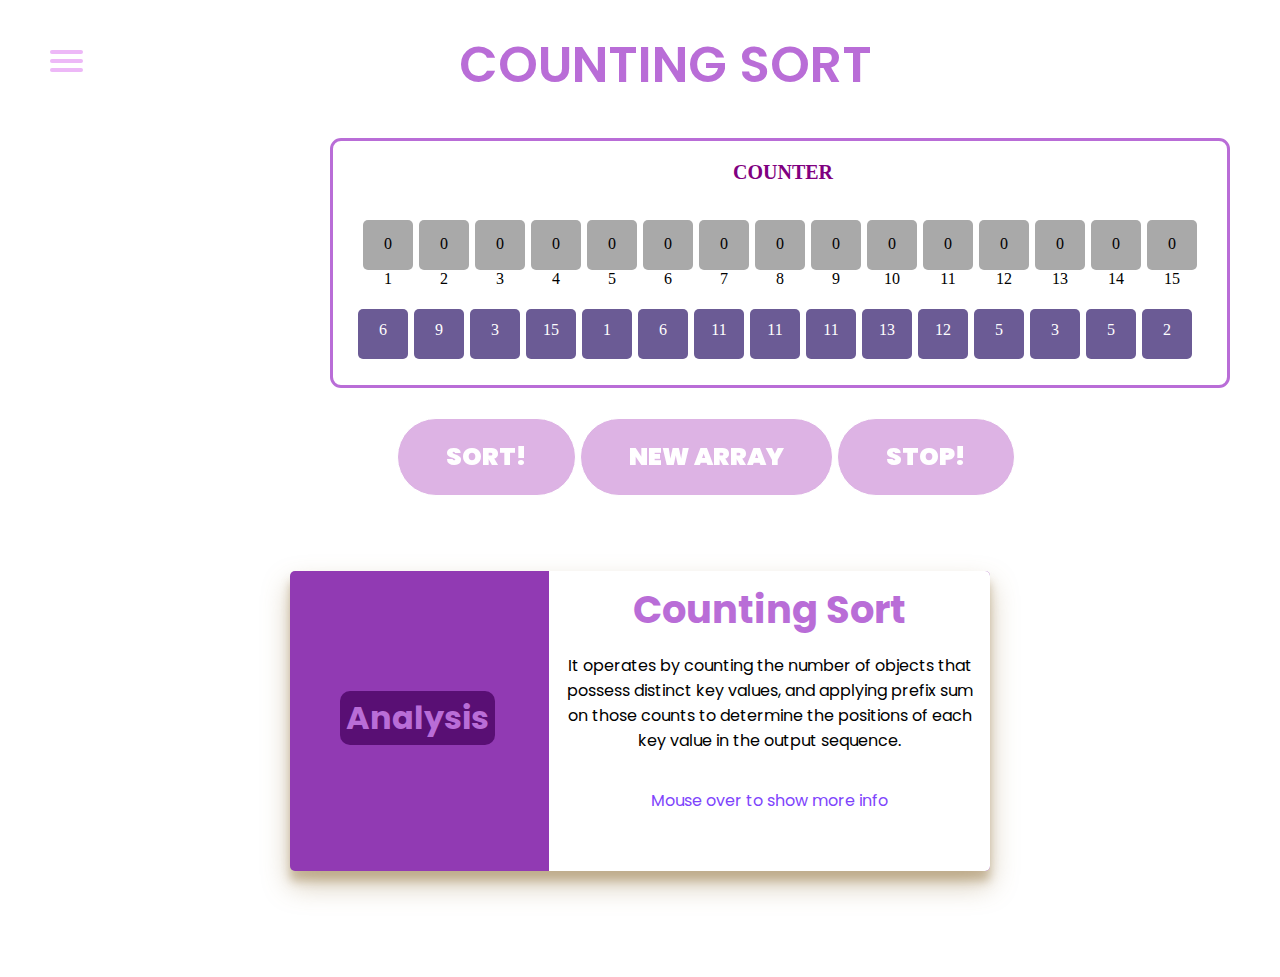
<file: sorting/countingsort.html>
<!DOCTYPE html>
<html lang="en">
<head>
    <meta charset="UTF-8">
    <meta http-equiv="X-UA-Compatible" content="IE=edge">
    <meta name="viewport" content="width=device-width, initial-scale=1.0">
	<link rel = "icon" href = "../a.png" type = "image/x-icon">
    <title>Counting Sort</title>
    <link rel="stylesheet" href="countingsort.css" />
</head>
<body>

<nav role="navigation">
    <div id="menuToggle">
      <!--
      A fake / hidden checkbox is used as click reciever,
      so you can use the :checked selector on it.
      -->
      <input type="checkbox" />
      <span></span>
      <span></span>
      <span></span>
     
      <ul id="menu">
        <a href="../index.html"><li>Home</li></a>
        <a href="bubblesort.html"><li>Bubble Sort</li></a>
        <a href="insertionsort.html"><li>Insertion Sort</li></a>
        <a href="selectionsort.html"><li>Selection Sort</li></a>
        <!-- <a href="heap.html"><li>Heap Sort</li></a> -->
        <a href="bucket.html"><li>Bucket Sort</li></a>
	<hr>
        <a href="../path/bfs.html"><li>BFS</li></a>
        <a href="../path/dfs.html"><li>DFS</li></a>
<!--         <a href="../path/dijkstra.html"><li>Dijkstra</li></a> -->
	<hr>
        <a href="../data_structures/linked_list.html"><li>Linked List</li></a>
        <a href="../data_structures/queue.html"><li>Queue</li></a>
        <a href="../data_structures/stack.html"><li>Stack</li></a>
	<hr>
	<a href="../searching/linear_search.html"><li>Linear Search</li></a>
	<a href="../searching/binary_search.html"><li>Binary Search</li></a>
        
      </ul>
    </div>
  </nav>
    <script src="countingsort.js"></script>


	<p class="header">COUNTING SORT</p>
    


    <div id = "dabba">
    <h3 id = "swap"><strong>COUNTER</strong></h3>
    <div id="array"></div>
    <br><br>    
    <div id="count"></div>
    </div>
		
    <div id = "buttons">
        <button onclick="CountingSort()" class="btn-45"><span>Sort!</span></button>
        <button onclick="generatearray(),clear_freq()" class="btn-45"><span>New Array</span></button>
        <button onclick="stopsort()" class="btn-45"><span>Stop!</span></button>
    </div>

 
	<div class="container">
        <div class="card">
            <div class="infoCard">
                <div class="infoimage">
                    
                    <div class="level simpleInfo">
                        <h1>Analysis</h1>
                    </div >
                    
                 
                </div>
                <div class="infoDetails">
                    
                        <h1>Counting Sort</h1>
                        <br><br>
                            <h3>Worst Complexity: <strong>O</strong>(n + r)</h3>
							<h3>Average complexity: <strong>O</strong>(n + r)</h3>
                            <h3>Space Complexity: <strong>O</strong>(n + r)</h3>
                        
                
                </div>
            </div>
            <div class="description">
                <div class="name">
                    <h1>Counting Sort</h1>
                </div>
                <div class="textDescription">
                    <p>It operates by counting the number of objects that possess distinct key values, and applying prefix sum on those counts to determine the positions of each key value in the output sequence.
                    </p>
					<br>
                </div>
                <h4>Mouse over to show more info</h4>
            </div>
        </div>
    </div>																																														
	<script src="countingsort.js"></script>
</body>

</html>
</file>
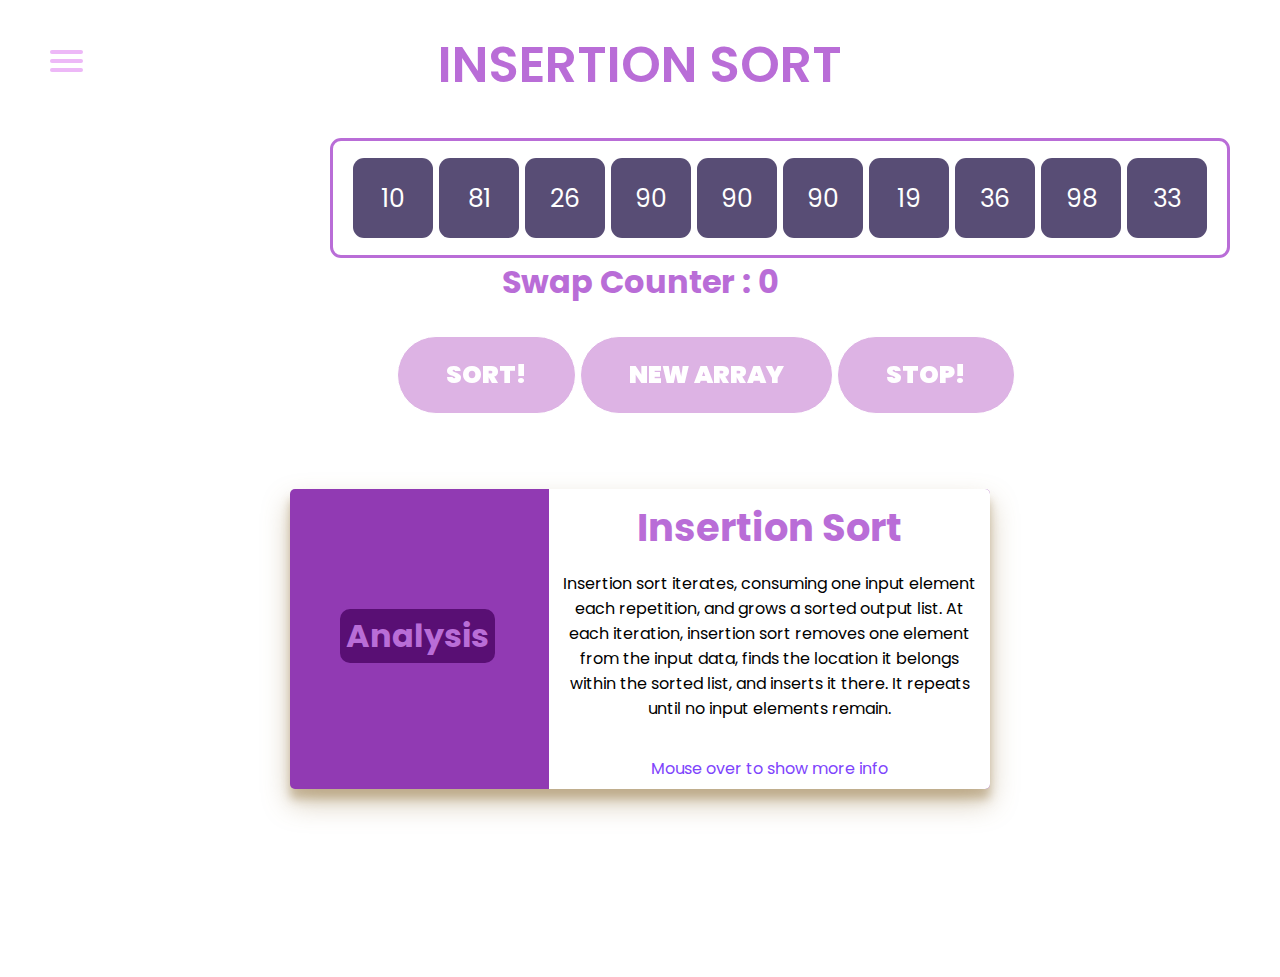
<file: sorting/insertionsort.html>
<!DOCTYPE html>
<html lang="en">
<head>
    <meta charset="UTF-8">
    <meta http-equiv="X-UA-Compatible" content="IE=edge">
    <meta name="viewport" content="width=device-width, initial-scale=1.0">
	<link rel = "icon" href = "../a.png" type = "image/x-icon">
    <title>Insertion Sort</title>
    <link rel="stylesheet" href="sort.css" />
</head>
<body>

<nav role="navigation">
    <div id="menuToggle">
      <!--
      A fake / hidden checkbox is used as click reciever,
      so you can use the :checked selector on it.
      -->
      <input type="checkbox" />
      <span></span>
      <span></span>
      <span></span>
     
      <ul id="menu">
        <a href="../index.html"><li>Home</li></a>
        <a href="bubblesort.html"><li>Bubble Sort</li></a>
        <a href="selectionsort.html"><li>Selection Sort</li></a>
        <!-- <a href="heap.html"><li>Heap Sort</li></a> -->
        <a href="bucket.html"><li>Bucket Sort</li></a>
        <a href="countingsort.html"><li>Counting Sort</li></a>
	<hr>
        <a href="../path/bfs.html"><li>BFS</li></a>
        <a href="../path/dfs.html"><li>DFS</li></a>
<!--         <a href="../path/dijkstra.html"><li>Dijkstra</li></a> -->
	<hr>
        <a href="../data_structures/linked_list.html"><li>Linked List</li></a>
        <a href="../data_structures/queue.html"><li>Queue</li></a>
        <a href="../data_structures/stack.html"><li>Stack</li></a>
	<hr>
	<a href="../searching/linear_search.html"><li>Linear Search</li></a>
        <a href="../searching/binary_search.html"><li>Binary Search</li></a>
      </ul>
    </div>
  </nav>
    <script src="insertion.js"></script>


	<p class="header">INSERTION SORT</p>
    

    <div id = "dabba"><div id="array"></div></div>
	<h3 id = "swap">Swap Counter : 0</h3>	
    <div id = "buttons">
        <button onclick="InsertionSort()" class="btn-45"><span>Sort!</span></button>
        <button onclick="generatearray()" class="btn-45"><span>New Array</span></button>
        <button onclick="stopsort()" class="btn-45"><span>Stop!</span></button>
    </div>

 
	<div class="container">
        <div class="card">
            <div class="infoCard">
                <div class="infoimage">
                    
                    <div class="level simpleInfo">
                        <h1>Analysis</h1>
                    </div >
                    
                 
                </div>
                <div class="infoDetails">
                    
                        <h1>Insertion Sort</h1>
                        <br>
                            <h3>Worst Complexity: <strong>O</strong>(n<sup>2</sup>)</h3>
							<h3>Average complexity: <strong>O</strong>(n<sup>2</sup>)</h3>
							<h3>Best complexity: <strong>O</strong>(n)</h3>
                            <h3>Space Complexity: <strong>O</strong>(1)</h3>
                        
                
                </div>
            </div>
            <div class="description">
                <div class="name">
                    <h1>Insertion Sort</h1>
                </div>
                <div class="textDescription">
                    <p>Insertion sort iterates, consuming one input element each repetition, and grows a sorted output list. At each iteration, insertion sort removes one element from the input data, finds the location it belongs within the sorted list, and inserts it there. It repeats until no input elements remain.
                    </p>
					<br>
                </div>
                <h4>Mouse over to show more info</h4>
            </div>
        </div>
    </div>																																														
	<script src="insertion.js"></script>
</body>

</html>
</file>
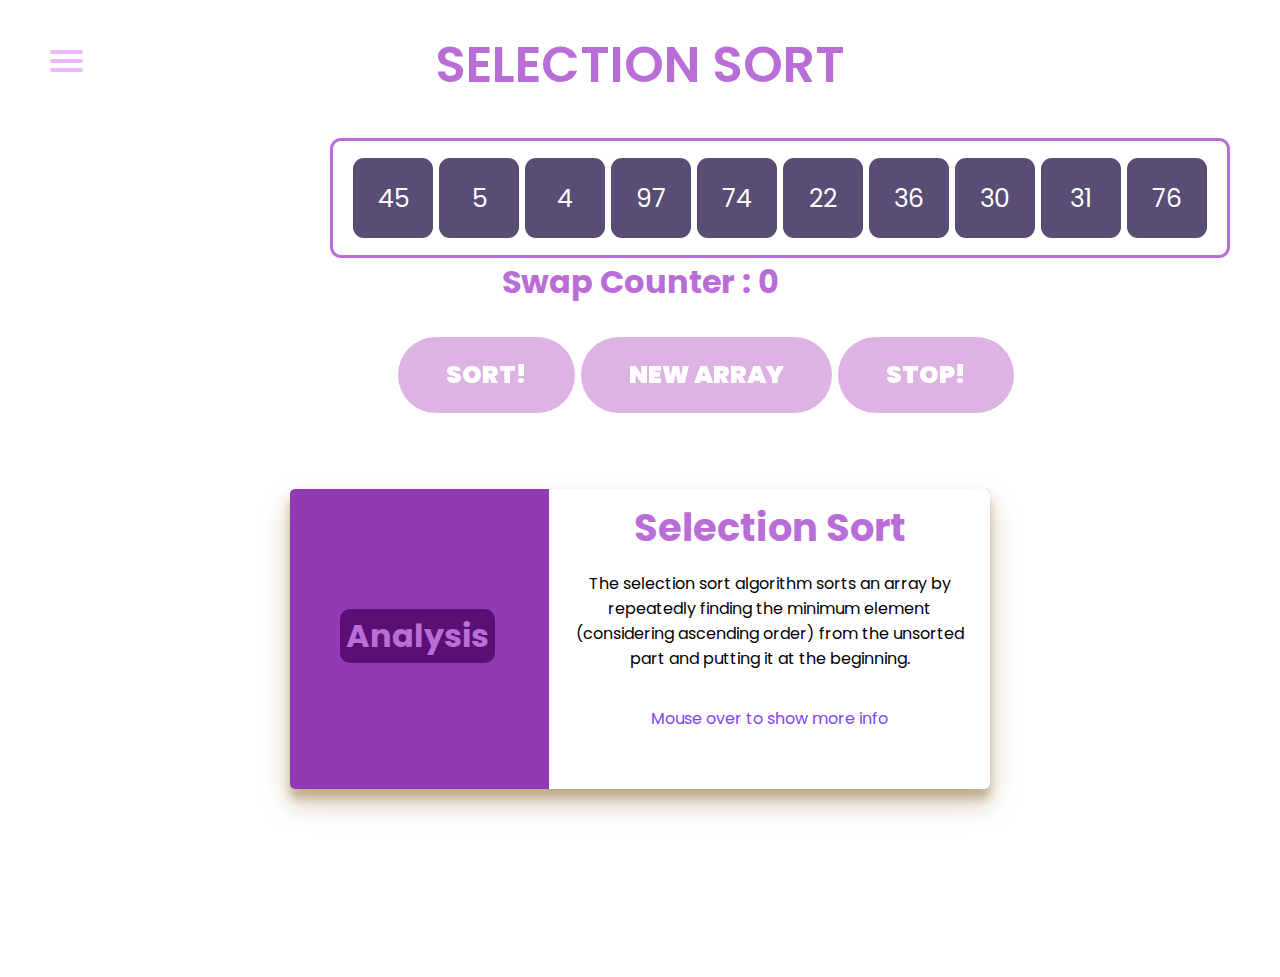
<file: sorting/selectionsort.html>
<!DOCTYPE html>
<html lang="en">
<head>
    <meta charset="UTF-8">
    <meta http-equiv="X-UA-Compatible" content="IE=edge">
    <meta name="viewport" content="width=device-width, initial-scale=1.0">
	<link rel = "icon" href = "../a.png" type = "image/x-icon">
    <title>Selection Sort</title>
    <link rel="stylesheet" href="sort.css" />
</head>
<body>

<nav role="navigation">
    <div id="menuToggle">
      <!--
      A fake / hidden checkbox is used as click reciever,
      so you can use the :checked selector on it.
      -->
      <input type="checkbox" />
      <span></span>
      <span></span>
      <span></span>
     
      <ul id="menu">
        <a href="../index.html"><li>Home</li></a>
        <a href="bubblesort.html"><li>Bubble Sort</li></a>
        <a href="insertionsort.html"><li>Insertion Sort</li></a>
        <!-- <a href="heap.html"><li>Heap Sort</li></a> -->
        <a href="bucket.html"><li>Bucket Sort</li></a>
        <a href="countingsort.html"><li>Counting Sort</li></a>
	<hr>
        <a href="../path/bfs.html"><li>BFS</li></a>
        <a href="../path/dfs.html"><li>DFS</li></a>
<!--         <a href="../path/dijkstra.html"><li>Dijkstra</li></a> -->
	<hr>
        <a href="../data_structures/linked_list.html"><li>Linked List</li></a>
        <a href="../data_structures/queue.html"><li>Queue</li></a>
        <a href="../data_structures/stack.html"><li>Stack</li></a>
	<hr>
	<a href="../searching/linear_search.html"><li>Linear Search</li></a>
        <a href="../searching/binary_search.html"><li>Binary Search</li></a>
      </ul>
    </div>
  </nav>
    <script src="selectionsort.js"></script>


	<p class="header">SELECTION SORT</p>
    

    <div id = "dabba"><div id="array"></div></div>
    <h3 id = "swap">Swap Counter : 0</h3>
    <div id = "buttons">
        <button onclick="SelectionSort()" class="btn-45"><span>Sort!</span></button>
        <button onclick="generatearray()" class="btn-45"><span>New Array</span></button>
        <button onclick="stopsort()" class="btn-45"><span>Stop!</span></button>
    </div>

 
	<div class="container">
        <div class="card">
            <div class="infoCard">
                <div class="infoimage">
                    
                    <div class="level simpleInfo">
                        <h1>Analysis</h1>
                    </div >
                    
                 
                </div>
                <div class="infoDetails">
                    
                        <h1>Selection Sort</h1>
                        <br>
                            <h3>Worst Complexity: <strong>O</strong>(n<sup>2</sup>)</h3>
							<h3>Average complexity: <strong>O</strong>(n<sup>2</sup>)</h3>
							<h3>Best complexity: <strong>O</strong>(n<sup>2</sup>)</h3>
                            <h3>Space Complexity: <strong>O</strong>(1)</h3>
                        
                
                </div>
            </div>
            <div class="description">
                <div class="name">
                    <h1>Selection Sort</h1>
                </div>
                <div class="textDescription">
                    <p>
                        The selection sort algorithm sorts an array by repeatedly finding the minimum element (considering ascending order) from the unsorted part and putting it at the beginning. 
                    </p>
					<br>
                </div>
                <h4>Mouse over to show more info</h4>
            </div>
        </div>
    </div>																																														
	<script src="selectionsort.js"></script>
</body>

</html>
</file>
<file: style.css>
@import url("https://fonts.googleapis.com/css2?family=Roboto:wght@400;700&display=swap");
@import url('https://fonts.googleapis.com/css?family=Poppins:400,500,600,700&display=swap');
* {
  box-sizing: border-box;
}
html { scroll-behavior: smooth; }
body {

  font-family: "Poppins", sans-serif;
  display: flex;
  flex-direction: column;
  align-items: center;
  justify-content: center;
  margin-top: 800px;
  overflow-x: hidden;
}
::-webkit-scrollbar {
  display: none;  /* Hides scrollbar */
}

h1 {

  margin: 10px;
}
h2{
  text-align: center;

 }
.box {
  background-color: #867893;
  cursor: pointer;
  transition: 1s;
  color: #fff;
  display: flex;
  margin-top: 800px;
  align-items: center;
  justify-content: center;
  width: 500px;
  height: 200px;
  margin: 10px;
  border-radius: 10px;
  box-shadow: 2px 4px 5px rgba(0, 0, 0, 0.3);
  transform: translateX(400%);
  transition: transform 0.4s ease;
  margin-bottom: 20px;
}
.box a {
  display: inline-block;
  text-decoration: none;
  color: #fff;
  width: 800px;
  margin-top: 1em;
  transition: 0.3s all ease;
}
.box:hover {
  
  background: #c0a6f6;
  box-shadow: 2px 2px 2px #000;
}
.cover {
  position: fixed;
  height: 100vh;
  width: 100vw;
  top: 0;
  left: -100vw;
  z-index: 1000;
}
.transition.slide .cover1 {
  background-color: rgb(221, 180, 255);
  animation: slide 0.3s ease-in-out forwards;
}
.transition.slide .cover2 {
  background-color: rgb(141, 49, 163);
  animation: slide 0.3s ease-in-out forwards;
  animation-delay: 0.3s;  
}
.transition.slide .cover3 {

  background-color: #5c1d66;
  animation: slide 0.3s ease-in-out forwards;
  animation-delay: 0.6s;
}
.transition.slide .cover3 h1{ 
  text-align: center;
  margin-top:  280px;
  color: #da82f0;
  font-size: 60px;
}
@keyframes slide {
  from {
    left: -100vw;
  }
  to {
    left: 0;
  }
}
.box:nth-of-type(even) {
  transform: translateX(-400%);
}

.box.show {
  transform: translateX(0);
}

.box h2 {
  font-size: 45px;
}
@keyframes move_wave {
  0% {
      transform: translateX(0) translateZ(0) scaleY(1)
  }
  50% {
      transform: translateX(-25%) translateZ(0) scaleY(0.55)
  }
  100% {
      transform: translateX(-50%) translateZ(0) scaleY(1)
  }
}
.waveWrapper {
  overflow: hidden;
  position: absolute;
  left: 0;
  right: 0;
  bottom: 0;
  top: 0;
  margin: auto;
}
.waveWrapperInner {
  position: absolute;
  width: 100%;
  overflow: hidden;
  height: 100%;
  bottom: -1px;
  background-image: linear-gradient(to top, #86377b 20%, #27273c 80%);
}
.bgTop {
  z-index: 15;
  opacity: 0.5;
}
.bgMiddle {
  z-index: 10;
  opacity: 0.75;
}
.bgBottom {
  z-index: 5;
}
.wave {
  position: absolute;
  left: 0;
  width: 200%;
  height: 100%;
  background-repeat: repeat no-repeat;
  background-position: 0 bottom;
  transform-origin: center bottom;
}
.waveTop {
  background-size: 50% 100px;
}
.waveAnimation .waveTop {
animation: move-wave 3s;
 -webkit-animation: move-wave 3s;
 -webkit-animation-delay: 1s;
 animation-delay: 1s;
}
.waveMiddle {
  background-size: 50% 120px;
}
.waveAnimation .waveMiddle {
  animation: move_wave 10s linear infinite;
}
.waveBottom {
  background-size: 50% 100px;
}
.waveAnimation .waveBottom {
  animation: move_wave 15s linear infinite;
}
.content{
  width: 50%;
  height: 70%;
  display: flex;
  
  justify-content: center;
  align-items: center;
}
.content .text{
  position: relative;
  color: #fff;
  font-weight: 700;
  font-size: 35px;
  transform: scale(2);
  padding: 32px;
  letter-spacing: 5px;
  text-transform: uppercase;
}
.content .subtitle{
  position: absolute;
  display: block;
  margin-top: 130px;
  color: #fff;
  font-weight: 500;
  font-size: 15px;
  transform: scale(2);
  padding: 30px;
  letter-spacing: 2px;
  text-transform: uppercase;
}
.content .description{
  position: absolute;
  display: block;
  width: 40%;
  margin-top: 600px;
  color: #fff;
  text-align: center;
  font-weight: 400;
  font-size: 14px;
  letter-spacing: 1.5px;
}

.content .text:before,
.content .text:after {
  padding: 30px;
  color: rgb(255, 255, 255);
  content: attr(data-text);
  position: absolute;
  width: 100%;
  height: 100%;

  overflow: hidden;
  top: 0;
}
.content .text:before{
  left: 3px;
  text-shadow: -2px 0 #da82f0;
  animation: glitch-1 2s linear infinite reverse;
}
.content .text:after{
  left: -3px;
  text-shadow: -2px 0 #680780;
  animation: glitch-2 2s linear infinite reverse;
}

@keyframes glitch-2 {
  0% {
    clip: rect(129px, 3500px, 36px, 30px);
  }
  5% {
    clip: rect(36px, 3500px, 4px, 30px);
  }
  10% {
    clip: rect(85px, 3500px, 66px, 30px);
  }
  15% {
    clip: rect(91px, 3500px, 91px, 30px);
  }
  20% {
    clip: rect(148px, 3500px, 138px, 30px);
  }
  25% {
    clip: rect(38px, 3500px, 122px, 30px);
  }
  30% {
    clip: rect(69px, 3500px, 54px, 30px);
  }
  35% {
    clip: rect(98px, 3500px, 71px, 30px);
  }
  40% {
    clip: rect(146px, 3500px, 34px, 30px);
  }
  45% {
    clip: rect(134px, 3500px, 43px, 30px);
  }
  50% {
    clip: rect(102px, 3500px, 80px, 30px);
  }
  55% {
    clip: rect(119px, 3500px, 44px, 30px);
  }
  60% {
    clip: rect(106px, 3500px, 99px, 30px);
  }
  65% {
    clip: rect(141px, 3500px, 74px, 30px);
  }
  70% {
    clip: rect(20px, 3500px, 78px, 30px);
  }
  75% {
    clip: rect(133px, 3500px, 79px, 30px);
  }
  80% {
    clip: rect(78px, 3500px, 52px, 30px);
  }
  85% {
    clip: rect(35px, 3500px, 39px, 30px);
  }
  90% {
    clip: rect(67px, 3500px, 70px, 30px);
  }
  95% {
    clip: rect(71px, 3500px, 103px, 30px);
  }
  100% {
    clip: rect(83px, 3500px, 40px, 30px);
  }
}
.container {
  height: 100%;
  width: 100%;
  justify-content: center;
  align-items: center;
  display: flex;
}
.text {

  font-weight: 500;
  font-size: 30px;
  color: #a646c6;
}
.dud {
  color: #757575;
}



.content1 {

  margin-bottom: 160px;
}

.content1 h2 {
  color: #fff;
  font-size: 95px;
  position: absolute;
  transform: translate(-50%, -50%);
}

.content1 h2:nth-child(1) {
  color: #f1aff7;
  -webkit-text-stroke: 1.2px #f1aff7;
}

.content1 h2:nth-child(2) {
  color: #a53db7;     
  animation: animate 2.6s ease-in-out infinite;
}

@keyframes animate {
  0%,
  100% {
    clip-path: polygon(
      0% 45%,
      16% 44%,
      33% 50%,
      54% 60%,
      70% 61%,
      84% 59%,
      100% 52%,
      100% 100%,
      0% 100%
    );
  }

  50% {
    clip-path: polygon(
      0% 60%,
      15% 65%,
      34% 66%,
      51% 62%,
      67% 50%,
      84% 45%,
      100% 46%,
      100% 100%,
      0% 100%
    );
  }
}
#select_algo{
  margin-bottom: 140px;
}
#select_button{
  font-family: "Poppins", sans-serif;
  display: flex;
  
}
#select_button p{
  margin-right: 30px;
  font-size: 30px;
  cursor: pointer;
  font-weight: 600;
 
}
#info{
  color: #680780;
}
#dabba{
  width: 1200px;
  padding-top: 13px;
  padding-bottom: 30px;
  border-radius: 50px;
  padding-left: 6px;
  padding-right: 6px;
  box-shadow: 0px 5px 98px 5px #d588ef;

}
#top{ 
  display: flex;
  flex-direction: row;
  align-items: center;  
  justify-content: center;
  color: #86377b;
  font-size: 40px ;
}
#uppar{
  margin:10px;
}
</file>
<file: data_structures/linked_list.css>
@import url('https://fonts.googleapis.com/css?family=Poppins:400,500,600,700&display=swap');
* {
	margin: 0px;
	padding: 0px;
	box-sizing: border-box;
}

.header {
	font-size: 50px;
    margin-top: 10px;
  font-weight: 600;
	text-align: center;
	color: #b96dd7;
	font-family: "Poppins", sans-serif;
    
}
h1{
	color: #b96dd7;
    
}
::-webkit-scrollbar {
	display: none;  /* Hides scrollbar */
  }


ul#list {
min-width: 696px;
list-style: none;
padding-top: 20px;
margin-top: 70px;
margin-left: 100px;
}
ul#list li {
    width: 50px;
    padding-left: 10px;
    padding-right: 10px;
    padding-top: 7px;
    padding-bottom: 7px;
    border-radius: 15px;
    margin: 10px;
    font-size: 40px;
    color: #fff;
    background-color: rgb(141, 49, 163);
    margin-right: 5px;
    display: inline;
    font-family: "Poppins", sans-serif;
}

#inputTxt{
    text-align: center;
    margin-left: 580px;
    border-radius: 15px;
    border-color: #b96dd7;
    font-size: 30px;
}
#error{
    margin-top: 100px;
    font-family: "Poppins", sans-serif;
    text-align: center;
    color: #b96dd7;
    font-size: 30px;
}
#buttons{

margin-left: 600px;

}
#menuToggle
{
  display: block;
  position: relative;
  top: 50px;
  left: 50px;
  
  z-index: 1;
  
  -webkit-user-select: none;
  user-select: none;
}

#menuToggle a
{
  text-decoration: none;
  color: #232323;
  
  transition: color 0.3s ease;
}

#menuToggle a:hover
{
  color: tomato;
}


#menuToggle input
{
  display: block;
  width: 40px;
  height: 32px;
  position: absolute;
  top: -7px;
  left: -5px;
  
  cursor: pointer;
  
  opacity: 0; /* hide this */
  z-index: 2; /* and place it over the hamburger */
  
  -webkit-touch-callout: none;
}


#menuToggle span
{
  display: block;
  width: 33px;
  height: 4px;
  margin-bottom: 5px;
  position: relative;
  
  background: #edb8f7;
  border-radius: 3px;
  
  z-index: 1;
  
  transform-origin: 4px 0px;
  
  transition: transform 0.5s cubic-bezier(0.77,0.2,0.05,1.0),
              background 0.5s cubic-bezier(0.77,0.2,0.05,1.0),
              opacity 0.55s ease;
}

#menuToggle span:first-child
{
  transform-origin: 0% 0%;
}

#menuToggle span:nth-last-child(2)
{
  transform-origin: 0% 100%;
}

/* 
 * Transform all the slices of hamburger
 * into a crossmark.
 */
#menuToggle input:checked ~ span
{
  opacity: 1;
  transform: rotate(45deg) translate(-2px, -1px);
  background: #913ab3 ;
}

/*
 * But let's hide the middle one.
 */
#menuToggle input:checked ~ span:nth-last-child(3)
{
  opacity: 0;
  transform: rotate(0deg) scale(0.2, 0.2);
}

/*
 * the last one should go the other direction
 */
#menuToggle input:checked ~ span:nth-last-child(2)
{
  transform: rotate(-45deg) translate(0, -1px);
}

/*
 * Make this absolute positioned
 * at the top left of the screen
 */
#menu
{
  font-family: "Poppins", sans-serif;
  
  position: absolute;
  width: 260px;
  height: 1110px;
  margin: -100px 0 0 -50px;
  padding: 50px;
  padding-top: 125px;
  background: #e0d6e2;
  list-style-type: none;
  -webkit-font-smoothing: antialiased;
  
  transform-origin: 0% 0%;
  transform: translate(-100%, 0);
  
  transition: transform 0.5s cubic-bezier(0.77,0.2,0.05,1.0);
}

#menu li
{ color: #913ab3 ;
  padding: 10px 0;
  font-size: 22px;
  font-weight: 600;
}
#menu li:hover
{
  color: #590f74;
}


/*
 * And let's slide it in from the left
 */
#menuToggle input:checked ~ ul
{
  transform: none;
}




.btn-45,
.btn-45 *,
.btn-45 :after,
.btn-45 :before,
.btn-45:after,
.btn-45:before {
  border: 0 solid;
  
  box-sizing: border-box;
}
.btn-45 {
    
  -webkit-tap-highlight-color: transparent;
  -webkit-appearance: button;
  background-color: #ddb3e4;
  background-image: none;
  color: rgb(255, 255, 255);
  cursor: pointer;  
  font-family: "Poppins", sans-serif;
  font-size: 25px;
  font-weight: 900;
  line-height: 1.5;
  margin: 0;
  -webkit-mask-image: -webkit-radial-gradient(#000, rgb(203, 162, 213));
  padding: 0;
}
.btn-45:disabled {
  cursor: default;
}
.btn-45:-moz-focusring {
  outline: auto;
}
.btn-45 svg {
  display: block;
  vertical-align: middle;
}
.btn-45 [hidden] {
  display: none;
}
.btn-45 {
    
  border: 1px solid;
  border-radius: 999px;
  box-sizing: border-box;
  /* display: block; */
  overflow: hidden;
  margin-top: 30px;
  /* margin-left: 690px; */
  padding: 1.2rem 3rem;
  position: relative;
  text-transform: uppercase;
}
.btn-45 span {
  font-weight: 900;
  mix-blend-mode:lighten;
}
.btn-45:after,
.btn-45:before {
  background: #b96dd7;
  content: "";
  height: 100%;
  left: -100%;
  position: absolute;
  top: 0;
  transition: transform 0.2s cubic-bezier(0.76, 0, 0.24, 1);
  width: 100%;
  will-change: transform;
}
.btn-45:after {
  background: #e6aaf3;
  transition-delay: 0.1s;
  z-index: -1;
}
.btn-45:hover:after,
.btn-45:hover:before {
  transform: translateX(100%);
}
.container {
    margin: 0;
    padding: 0;
	font-family: "Poppins", sans-serif;
    -webkit-box-sizing: border-box;
    box-sizing: border-box;
    width: 100%;
    height: 50vh;
    display: -webkit-box;
    display: -ms-flexbox;
    display: flex;
    -webkit-box-pack: justify;
    -ms-flex-pack: justify;
    justify-content: space-between;
    -webkit-box-align: center;
    -ms-flex-align: center;
    align-items: center;
}

.card {
    
    padding: 0;
    -webkit-box-sizing: border-box;
    box-sizing: border-box;
    width: 700px;
    height: 300px ;
    margin: auto;
    background-color: #913ab3;
    padding: 10px;
    border-radius: 5px;
    position: relative;
    overflow: hidden;
    -webkit-box-shadow: 0 14px 28px rgba(150, 120, 68, 0.4), 0 10px 10px rgba(150, 120, 68, 0.4);
    box-shadow: 0 14px 28px rgba(150, 120, 68, 0.4), 0 10px 10px rgba(150, 120, 68, 0.4);
}

.card:hover .description {
    left: 100%;
}

.infoCard {
    
    display: -webkit-box;
    display: -ms-flexbox;
    display: flex;
    -webkit-box-pack: justify;
    -ms-flex-pack: justify;
    justify-content: space-between;
    -webkit-box-align: center;
    -ms-flex-align: center;
    align-items: center;
}

.infoCard .infoimage {
    width: 37%;
    padding: 0 4% 0 .5%;
    margin: 0 auto;
    display: -webkit-box;
    display: -ms-flexbox;
    display: flex;
    -webkit-box-pack: justify;
    -ms-flex-pack: justify;
    justify-content: space-between;
    -webkit-box-align: center;
    -ms-flex-align: center;
    align-items: center;
    -webkit-box-orient: vertical;
    -webkit-box-direction: normal;
    -ms-flex-direction: column;
    flex-direction: column;
    -webkit-box-pack: center;
    -ms-flex-pack: center;
    justify-content: center;
}

.infoCard .infoimage .img {
    padding: 25px 10px;
    margin: 40px auto;
    border-radius: 50%;
    border: 2px solid #7e44fc;
    background-color: cornsilk;
}

.infoCard .infoimage .img img {
    margin: auto;
    max-width: 100%;
    display: block;
}

.infoCard .infoimage .simpleInfo {
    background-color: #590f74;
    padding: 3px 6px;
    margin: 50%;
    border-radius: 10px;
    display: inline-block;
}

.infoCard .infoimage .simpleInfo h3 {
    text-align: center;
    font-size: 1em;
    font-weight: normal;
    text-transform: uppercase;
}

.infoCard .infoDetails {
    width: 62%;
    -ms-flex-item-align: stretch;
    -ms-grid-row-align: stretch;
    align-self: stretch;
    color: #fff;
    padding: 0 2%;
    position: relative;
}

.description {
    position: absolute;
    right: 0;
    top: 0;
    left: 37%;
    background-color: #fff;
    width: 63%;
    height: 100%;
    -webkit-transition: .5s all;
    transition: .5s all;
    overflow: hidden;
    border-radius: 0 3px 3px 0;
    opacity: 1;
}

.description .name {
    text-align: center;
    padding: 10px 0px 5px;
}

.description .name h1 {
    margin: 0;
    font-size: 2.4em;
}

.description .textDescription p {
	text-align: center;
    padding: 10px;
}

.description h4 {
 
    bottom: 10px;
    right: 10px;
	text-align: center;
    font-size: 1em;
    font-weight: normal;
    color: #7e44fc;
}
hr{

  border-top: 1px solid #b05fd0;
  
}
</file>
<file: data_structures/queue.css>
@import url('https://fonts.googleapis.com/css?family=Poppins:400,500,600,700&display=swap');
* {
	margin: 0px;
	padding: 0px;
	box-sizing: border-box;
}

.header {
	font-size: 50px;
    margin-top: 10px;
  font-weight: 600;
	text-align: center;
	color: #b96dd7;
	font-family: "Poppins", sans-serif;
    
}
h1{
	color: #b96dd7;
    
}
::-webkit-scrollbar { 
	display: none;  /* Hides scrollbar */
  }


ul#list {
max-width: 1400px;
height: 90px;
border: 3px solid #e9b3ff;
background-color: #e9b3ff;
border-radius: 30px;
list-style: none;
padding-top: 12px;
margin-top: 70px;
margin-left: 100px;
}
ul#list li {
    width: 50px;
    padding-left: 10px;
    padding-right: 10px;
    padding-top: 7px;
    padding-bottom: 7px;
    border-radius: 15px;
    margin: 7px;
    font-size: 40px;
    color: #fff;
    background-color: rgb(141, 49, 163);
    margin-right: 5px;
    display: inline;
    font-family: "Poppins", sans-serif;
}

#inputTxt{
    text-align: center;
    margin-left: 580px;
    border-radius: 15px;
    border-color: #b96dd7;
    font-size: 30px;
}
#error{
    margin-top: 100px;
    font-family: "Poppins", sans-serif;
    text-align: center;
    color: #b96dd7;
    font-size: 30px;
}
#buttons{

margin-left: 600px;

}
#menuToggle
{
  display: block;
  position: relative;
  top: 50px;
  left: 50px;
  
  z-index: 1;
  
  -webkit-user-select: none;
  user-select: none;
}

#menuToggle a
{
  text-decoration: none;
  color: #232323;
  
  transition: color 0.3s ease;
}

#menuToggle a:hover
{
  color: tomato;
}


#menuToggle input
{
  display: block;
  width: 40px;
  height: 32px;
  position: absolute;
  top: -7px;
  left: -5px;
  
  cursor: pointer;
  
  opacity: 0; /* hide this */
  z-index: 2; /* and place it over the hamburger */
  
  -webkit-touch-callout: none;
}


#menuToggle span
{
  display: block;
  width: 33px;
  height: 4px;
  margin-bottom: 5px;
  position: relative;
  
  background: #edb8f7;
  border-radius: 3px;
  
  z-index: 1;
  
  transform-origin: 4px 0px;
  
  transition: transform 0.5s cubic-bezier(0.77,0.2,0.05,1.0),
              background 0.5s cubic-bezier(0.77,0.2,0.05,1.0),
              opacity 0.55s ease;
}

#menuToggle span:first-child
{
  transform-origin: 0% 0%;
}

#menuToggle span:nth-last-child(2)
{
  transform-origin: 0% 100%;
}

/* 
 * Transform all the slices of hamburger
 * into a crossmark.
 */
#menuToggle input:checked ~ span
{
  opacity: 1;
  transform: rotate(45deg) translate(-2px, -1px);
  background: #913ab3 ;
}

/*
 * But let's hide the middle one.
 */
#menuToggle input:checked ~ span:nth-last-child(3)
{
  opacity: 0;
  transform: rotate(0deg) scale(0.2, 0.2);
}

/*
 * the last one should go the other direction
 */
#menuToggle input:checked ~ span:nth-last-child(2)
{
  transform: rotate(-45deg) translate(0, -1px);
}

/*
 * Make this absolute positioned
 * at the top left of the screen
 */
#menu
{
  font-family: "Poppins", sans-serif;
  
  position: absolute;
  width: 260px;
  height: 1110px;
  margin: -100px 0 0 -50px;
  padding: 50px;
  padding-top: 125px;
  background: #e0d6e2;
  list-style-type: none;
  -webkit-font-smoothing: antialiased;
  
  transform-origin: 0% 0%;
  transform: translate(-100%, 0);
  
  transition: transform 0.5s cubic-bezier(0.77,0.2,0.05,1.0);
}

#menu li
{ color: #913ab3 ;
  padding: 10px 0;
  font-size: 22px;
  font-weight: 600;
}
#menu li:hover
{
  color: #590f74;
}


/*
 * And let's slide it in from the left
 */
#menuToggle input:checked ~ ul
{
  transform: none;
}




.btn-45,
.btn-45 *,
.btn-45 :after,
.btn-45 :before,
.btn-45:after,
.btn-45:before {
  border: 0 solid;
  
  box-sizing: border-box;
}
.btn-45 {
    
  -webkit-tap-highlight-color: transparent;
  -webkit-appearance: button;
  background-color: #ddb3e4;
  background-image: none;
  color: rgb(255, 255, 255);
  cursor: pointer;  
  font-family: "Poppins", sans-serif;
  font-size: 25px;
  font-weight: 900;
  line-height: 1.5;
  margin: 0;
  -webkit-mask-image: -webkit-radial-gradient(#000, rgb(203, 162, 213));
  padding: 0;
}
.btn-45:disabled {
  cursor: default;
}
.btn-45:-moz-focusring {
  outline: auto;
}
.btn-45 svg {
  display: block;
  vertical-align: middle;
}
.btn-45 [hidden] {
  display: none;
}
.btn-45 {
    
  border: 1px solid;
  border-radius: 999px;
  box-sizing: border-box;
  /* display: block; */
  overflow: hidden;
  margin-top: 30px;
  /* margin-left: 690px; */
  padding: 1.2rem 3rem;
  position: relative;
  text-transform: uppercase;
}
.btn-45 span {
  font-weight: 900;
  mix-blend-mode:lighten;
}
.btn-45:after,
.btn-45:before {
  background: #b96dd7;
  content: "";
  height: 100%;
  left: -100%;
  position: absolute;
  top: 0;
  transition: transform 0.2s cubic-bezier(0.76, 0, 0.24, 1);
  width: 100%;
  will-change: transform;
}
.btn-45:after {
  background: #e6aaf3;
  transition-delay: 0.1s;
  z-index: -1;
}
.btn-45:hover:after,
.btn-45:hover:before {
  transform: translateX(100%);
}
.container {
    margin: 0;
    padding: 0;
	font-family: "Poppins", sans-serif;
    -webkit-box-sizing: border-box;
    box-sizing: border-box;
    width: 100%;
    height: 50vh;
    display: -webkit-box;
    display: -ms-flexbox;
    display: flex;
    -webkit-box-pack: justify;
    -ms-flex-pack: justify;
    justify-content: space-between;
    -webkit-box-align: center;
    -ms-flex-align: center;
    align-items: center;
}

.card {
    
    padding: 0;
    -webkit-box-sizing: border-box;
    box-sizing: border-box;
    width: 700px;
    height: 300px ;
    margin: auto;
    background-color: #913ab3;
    padding: 10px;
    border-radius: 5px;
    position: relative;
    overflow: hidden;
    -webkit-box-shadow: 0 14px 28px rgba(150, 120, 68, 0.4), 0 10px 10px rgba(150, 120, 68, 0.4);
    box-shadow: 0 14px 28px rgba(150, 120, 68, 0.4), 0 10px 10px rgba(150, 120, 68, 0.4);
}

.card:hover .description {
    left: 100%;
}

.infoCard {
    
    display: -webkit-box;
    display: -ms-flexbox;
    display: flex;
    -webkit-box-pack: justify;
    -ms-flex-pack: justify;
    justify-content: space-between;
    -webkit-box-align: center;
    -ms-flex-align: center;
    align-items: center;
}

.infoCard .infoimage {
    width: 37%;
    padding: 0 4% 0 .5%;
    margin: 0 auto;
    display: -webkit-box;
    display: -ms-flexbox;
    display: flex;
    -webkit-box-pack: justify;
    -ms-flex-pack: justify;
    justify-content: space-between;
    -webkit-box-align: center;
    -ms-flex-align: center;
    align-items: center;
    -webkit-box-orient: vertical;
    -webkit-box-direction: normal;
    -ms-flex-direction: column;
    flex-direction: column;
    -webkit-box-pack: center;
    -ms-flex-pack: center;
    justify-content: center;
}

.infoCard .infoimage .img {
    padding: 25px 10px;
    margin: 40px auto;
    border-radius: 50%;
    border: 2px solid #7e44fc;
    background-color: cornsilk;
}

.infoCard .infoimage .img img {
    margin: auto;
    max-width: 100%;
    display: block;
}

.infoCard .infoimage .simpleInfo {
    background-color: #590f74;
    padding: 3px 6px;
    margin: 50%;
    border-radius: 10px;
    display: inline-block;
}

.infoCard .infoimage .simpleInfo h3 {
    text-align: center;
    font-size: 1em;
    font-weight: normal;
    text-transform: uppercase;
}

.infoCard .infoDetails {
    width: 62%;
    -ms-flex-item-align: stretch;
    -ms-grid-row-align: stretch;
    align-self: stretch;
    color: #fff;
    padding: 0 2%;
    position: relative;
}

.description {
    position: absolute;
    right: 0;
    top: 0;
    left: 37%;
    background-color: #fff;
    width: 63%;
    height: 100%;
    -webkit-transition: .5s all;
    transition: .5s all;
    overflow: hidden;
    border-radius: 0 3px 3px 0;
    opacity: 1;
}

.description .name {
    text-align: center;
    padding: 10px 0px 5px;
}

.description .name h1 {
    margin: 0;
    font-size: 2.4em;
}

.description .textDescription p {
	text-align: center;
    padding: 10px;
}

.description h4 {
 
    bottom: 10px;
    right: 10px;
	text-align: center;
    font-size: 1em;
    font-weight: normal;
    color: #7e44fc;
}
hr{

  border-top: 1px solid #b05fd0;
  
}
</file>
<file: data_structures/stack.css>
@import url('https://fonts.googleapis.com/css?family=Poppins:400,500,600,700&display=swap');
* {
	margin: 0px;
	padding: 0px;
	box-sizing: border-box;
}

.header {
	font-size: 50px;
    margin-top: 10px;
  font-weight: 600;
	text-align: center;
	color: #b96dd7;
	font-family: "Poppins", sans-serif;
    
}

h1{
	color: #b96dd7;
    
}
::-webkit-scrollbar {
	display: none;  /* Hides scrollbar */
  }

  .float-container {
    border: 3px solid #fff;
    padding-left: 150px;
}

.float-child {
    width: 50%;
    float: left;
    padding: 20px;

}  

ul#list {
text-align: center;
width: 300px;
height: 625px;
border: 10px solid rgb(141, 49, 163);
list-style: none;
border-radius: 30px;
font-family: "Poppins", sans-serif;
font-size: 50px;
margin-left: 100px;
color: rgb(141, 49, 163);
}
ul#list li {
    
    width: 250px;
    padding-left: 10px;
    padding-right: 10px;
    padding-top: 7px;
    padding-bottom: 7px;
    text-align: center;
    border-radius: 100px;
    margin: 10px;
    font-size: 40px;
    color: #fff;
    background-color: rgb(141, 49, 163);
    margin-right: 5px;
    font-family: "Poppins", sans-serif;
}

#inputTxt{

    text-align: center;
    margin-left: 160px;
    border-radius: 15px;
    border-color: #b96dd7;
    font-size: 30px;
}
#error{

    font-family: "Poppins", sans-serif;
    text-align: center;
    color: #b96dd7;
    font-size: 30px;
}
#buttons{

margin-left: 180px;

}
#menuToggle
{
  display: block;
  position: relative;
  top: 50px;
  left: 50px;
  
  z-index: 1;
  
  -webkit-user-select: none;
  user-select: none;
}

#menuToggle a
{
  text-decoration: none;
  color: #232323;
  
  transition: color 0.3s ease;
}

#menuToggle a:hover
{
  color: tomato;
}


#menuToggle input
{
  display: block;
  width: 40px;
  height: 32px;
  position: absolute;
  top: -7px;
  left: -5px;
  
  cursor: pointer;
  
  opacity: 0; /* hide this */
  z-index: 2; /* and place it over the hamburger */
  
  -webkit-touch-callout: none;
}


#menuToggle span
{
  display: block;
  width: 33px;
  height: 4px;
  margin-bottom: 5px;
  position: relative;
  
  background: #edb8f7;
  border-radius: 3px;
  
  z-index: 1;
  
  transform-origin: 4px 0px;
  
  transition: transform 0.5s cubic-bezier(0.77,0.2,0.05,1.0),
              background 0.5s cubic-bezier(0.77,0.2,0.05,1.0),
              opacity 0.55s ease;
}

#menuToggle span:first-child
{
  transform-origin: 0% 0%;
}

#menuToggle span:nth-last-child(2)
{
  transform-origin: 0% 100%;
}

/* 
 * Transform all the slices of hamburger
 * into a crossmark.
 */
#menuToggle input:checked ~ span
{
  opacity: 1;
  transform: rotate(45deg) translate(-2px, -1px);
  background: #913ab3 ;
}

/*
 * But let's hide the middle one.
 */
#menuToggle input:checked ~ span:nth-last-child(3)
{
  opacity: 0;
  transform: rotate(0deg) scale(0.2, 0.2);
}

/*
 * the last one should go the other direction
 */
#menuToggle input:checked ~ span:nth-last-child(2)
{
  transform: rotate(-45deg) translate(0, -1px);
}

/*
 * Make this absolute positioned
 * at the top left of the screen
 */
#menu
{
  font-family: "Poppins", sans-serif;
  
  position: absolute;
  width: 260px;
  height: 1110px;
  margin: -100px 0 0 -50px;
  padding: 50px;
  padding-top: 125px;
  background: #e0d6e2;
  list-style-type: none;
  -webkit-font-smoothing: antialiased;
  
  transform-origin: 0% 0%;
  transform: translate(-100%, 0);
  
  transition: transform 0.5s cubic-bezier(0.77,0.2,0.05,1.0);
}

#menu li
{ color: #913ab3 ;
  padding: 10px 0;
  font-size: 22px;
  font-weight: 600;
}
#menu li:hover
{
  color: #590f74;
}


/*
 * And let's slide it in from the left
 */
#menuToggle input:checked ~ ul
{
  transform: none;
}




.btn-45,
.btn-45 *,
.btn-45 :after,
.btn-45 :before,
.btn-45:after,
.btn-45:before {
  border: 0 solid;
  
  box-sizing: border-box;
}
.btn-45 {
    
  -webkit-tap-highlight-color: transparent;
  -webkit-appearance: button;
  background-color: #ddb3e4;
  background-image: none;
  color: rgb(255, 255, 255);
  cursor: pointer;  
  font-family: "Poppins", sans-serif;
  font-size: 25px;
  font-weight: 900;
  line-height: 1.5;
  margin: 0;
  -webkit-mask-image: -webkit-radial-gradient(#000, rgb(203, 162, 213));
  padding: 0;
}
.btn-45:disabled {
  cursor: default;
}
.btn-45:-moz-focusring {
  outline: auto;
}
.btn-45 svg {
  display: block;
  vertical-align: middle;
}
.btn-45 [hidden] {
  display: none;
}
.btn-45 {
    
  border: 1px solid;
  border-radius: 999px;
  box-sizing: border-box;
  /* display: block; */
  overflow: hidden;
  margin-top: 30px;
  /* margin-left: 690px; */
  padding: 1.2rem 3rem;
  position: relative;
  text-transform: uppercase;
}
.btn-45 span {
  font-weight: 900;
  mix-blend-mode:lighten;
}
.btn-45:after,
.btn-45:before {
  background: #b96dd7;
  content: "";
  height: 100%;
  left: -100%;
  position: absolute;
  top: 0;
  transition: transform 0.2s cubic-bezier(0.76, 0, 0.24, 1);
  width: 100%;
  will-change: transform;
}
.btn-45:after {
  background: #e6aaf3;
  transition-delay: 0.1s;
  z-index: -1;
}
.btn-45:hover:after,
.btn-45:hover:before {
  transform: translateX(100%);
}
.container {
    margin: 0;
    padding: 0;
	font-family: "Poppins", sans-serif;
    -webkit-box-sizing: border-box;
    box-sizing: border-box;
    width: 100%;
    height: 50vh;
    display: -webkit-box;
    display: -ms-flexbox;
    display: flex;
    -webkit-box-pack: justify;
    -ms-flex-pack: justify;
    justify-content: space-between;
    -webkit-box-align: center;
    -ms-flex-align: center;
    align-items: center;
}

.card {
    
    padding: 0;
    -webkit-box-sizing: border-box;
    box-sizing: border-box;
    width: 700px;
    height: 300px ;
    margin: auto;
    background-color: #913ab3;
    padding: 10px;
    border-radius: 5px;
    position: relative;
    overflow: hidden;
    -webkit-box-shadow: 0 14px 28px rgba(150, 120, 68, 0.4), 0 10px 10px rgba(150, 120, 68, 0.4);
    box-shadow: 0 14px 28px rgba(150, 120, 68, 0.4), 0 10px 10px rgba(150, 120, 68, 0.4);
}

.card:hover .description {
    left: 100%;
}

.infoCard {
    
    display: -webkit-box;
    display: -ms-flexbox;
    display: flex;
    -webkit-box-pack: justify;
    -ms-flex-pack: justify;
    justify-content: space-between;
    -webkit-box-align: center;
    -ms-flex-align: center;
    align-items: center;
}

.infoCard .infoimage {
    width: 37%;
    padding: 0 4% 0 .5%;
    margin: 0 auto;
    display: -webkit-box;
    display: -ms-flexbox;
    display: flex;
    -webkit-box-pack: justify;
    -ms-flex-pack: justify;
    justify-content: space-between;
    -webkit-box-align: center;
    -ms-flex-align: center;
    align-items: center;
    -webkit-box-orient: vertical;
    -webkit-box-direction: normal;
    -ms-flex-direction: column;
    flex-direction: column;
    -webkit-box-pack: center;
    -ms-flex-pack: center;
    justify-content: center;
}

.infoCard .infoimage .img {
    padding: 25px 10px;
    margin: 40px auto;
    border-radius: 50%;
    border: 2px solid #7e44fc;
    background-color: cornsilk;
}

.infoCard .infoimage .img img {
    margin: auto;
    max-width: 100%;
    display: block;
}

.infoCard .infoimage .simpleInfo {
    background-color: #590f74;
    padding: 3px 6px;
    margin: 50%;
    border-radius: 10px;
    display: inline-block;
}

.infoCard .infoimage .simpleInfo h3 {
    text-align: center;
    font-size: 1em;
    font-weight: normal;
    text-transform: uppercase;
}

.infoCard .infoDetails {
    width: 62%;
    -ms-flex-item-align: stretch;
    -ms-grid-row-align: stretch;
    align-self: stretch;
    color: #fff;
    padding: 0 2%;
    position: relative;
}

.description {
    position: absolute;
    right: 0;
    top: 0;
    left: 37%;
    background-color: #fff;
    width: 63%;
    height: 100%;
    -webkit-transition: .5s all;
    transition: .5s all;
    overflow: hidden;
    border-radius: 0 3px 3px 0;
    opacity: 1;
}

.description .name {
    text-align: center;
    padding: 10px 0px 5px;
}

.description .name h1 {
    margin: 0;
    font-size: 2.4em;
}

.description .textDescription p {
	text-align: center;
    padding: 10px;
}

.description h4 {
 
    bottom: 10px;
    right: 10px;
	text-align: center;
    font-size: 1em;
    font-weight: normal;
    color: #7e44fc;
}
hr{

  border-top: 1px solid #b05fd0;
  
}
</file>
<file: path/path.css>
@import url('https://fonts.googleapis.com/css?family=Poppins:400,500,600,700&display=swap');
* {
	margin: 0px;
	padding: 0px;
	box-sizing: border-box;
}

.header {
	font-size: 50px;
  font-weight: 600;
	text-align: center;
	color: #b96dd7;
	font-family: "Poppins", sans-serif;
    
}
::-webkit-scrollbar {
	display: none;  /* Hides scrollbar */
  }
h1{
	color: #b96dd7;
    
}
#dot{
  font-size: 25px;  
  text-align: center;
}

#menuToggle
{
  display: block;
  position: relative;
  top: 50px;
  left: 50px;
  
  z-index: 1;
  
  -webkit-user-select: none;
  user-select: none;
}

#menuToggle a
{
  text-decoration: none;
  color: #232323;
  
  transition: color 0.3s ease;
}

#menuToggle a:hover
{
  color: tomato;
}


#menuToggle input
{
  display: block;
  width: 40px;
  height: 32px;
  position: absolute;
  top: -7px;
  left: -5px;
  
  cursor: pointer;
  
  opacity: 0; /* hide this */
  z-index: 2; /* and place it over the hamburger */
  
  -webkit-touch-callout: none;
}


#menuToggle span
{
  display: block;
  width: 33px;
  height: 4px;
  margin-bottom: 5px;
  position: relative;
  
  background: #edb8f7;
  border-radius: 3px;
  
  z-index: 1;
  
  transform-origin: 4px 0px;
  
  transition: transform 0.5s cubic-bezier(0.77,0.2,0.05,1.0),
              background 0.5s cubic-bezier(0.77,0.2,0.05,1.0),
              opacity 0.55s ease;
}

#menuToggle span:first-child
{
  transform-origin: 0% 0%;
}

#menuToggle span:nth-last-child(2)
{
  transform-origin: 0% 100%;
}

/* 
 * Transform all the slices of hamburger
 * into a crossmark.
 */
#menuToggle input:checked ~ span
{
  opacity: 1;
  transform: rotate(45deg) translate(-2px, -1px);
  background: #913ab3 ;
}

/*
 * But let's hide the middle one.
 */
#menuToggle input:checked ~ span:nth-last-child(3)
{
  opacity: 0;
  transform: rotate(0deg) scale(0.2, 0.2);
}

/*
 * the last one should go the other direction
 */
#menuToggle input:checked ~ span:nth-last-child(2)
{
  transform: rotate(-45deg) translate(0, -1px);
}

/*
 * Make this absolute positioned
 * at the top left of the screen
 */
#menu
{
  font-family: "Poppins", sans-serif;
  
  position: absolute;
  width: 260px;
  height: 1110px;
  margin: -100px 0 0 -50px;
  padding: 50px;
  padding-top: 125px;
  background: #e0d6e2;
  list-style-type: none;
  -webkit-font-smoothing: antialiased;
  
  transform-origin: 0% 0%;
  transform: translate(-100%, 0);
  
  transition: transform 0.5s cubic-bezier(0.77,0.2,0.05,1.0);
}

#menu li
{ color: #913ab3 ;
  padding: 10px 0;
  font-size: 22px;
  font-weight: 600;
}
#menu li:hover
{
  color: #590f74;
}


/*
 * And let's slide it in from the left
 */
#menuToggle input:checked ~ ul
{
  transform: none;
}


.cells{
	width: 38px;
	height: 38px;
	border-bottom: 1px solid #a646c6;
	border-right: 1px solid  #a646c6;
	background: rgb(255, 222, 254);
  
}

.rows:first-of-type{
	border-top: 1px solid  #a646c6;
}

.rows .cells:first-of-type{
	border-left: 1px solid  #a646c6;
}

.rows{
	display: flex;
}


/*Different Colors*/
.start{
    background-color: rgb(158, 35, 210);

}
.obst{
  background-color: rgb(53, 19, 56);

}
.selected{
	/*Cell that is clicked (TARGET SELECTED)*/
	background-color: #5746c6;

}

.fastest{
	/*Fastest animation color*/
	background-color: #680780;

}

.blue{
	/*Fast animation color*/
	background-color: #a646c6;

}

.path{
	/*Slow animation color*/
	background-color: #cb5eef;
  

}

.target{
	/*Color when target cell is found (TARGET ACHIEVED!)*/
	background-color: #82ea9f;
  
}

.showPath{
	/*FINAL PATH COLOR*/
	background-color: #ffffff;
  
}
.found{
	/*FINAL PATH COLOR*/
	background-color: #e8fa24;
  
}
.hover{
	/*CELLS HOVER EFFECT*/
	background-color: #d98cf3;
}
#buttons{
  margin-left: 32%;
}
#graph{
 margin-left: 280px;
 margin-right: 280px;
}


  .btn-45,
  .btn-45 *,
  .btn-45 :after,
  .btn-45 :before,
  .btn-45:after,
  .btn-45:before {
	border: 0 solid;
	
	box-sizing: border-box;
  }
  .btn-45 {
	  
	-webkit-tap-highlight-color: transparent;
	-webkit-appearance: button;
	background-color: #ddb3e4;
	background-image: none;
	color: rgb(255, 255, 255);
	cursor: pointer;  
	font-family: "Poppins", sans-serif;
	font-size: 25px;
	font-weight: 900;
	line-height: 1.5;
	margin: 0;
	-webkit-mask-image: -webkit-radial-gradient(#000, rgb(203, 162, 213));
	padding: 0;
  }
  .btn-45:disabled {
	cursor: default;
  }
  .btn-45:-moz-focusring {
	outline: auto;
  }
  .btn-45 svg {
	display: block;
	vertical-align: middle;
  }
  .btn-45 [hidden] {
	display: none;
  }
  .btn-45 {
	  
	border: 1px solid;
	border-radius: 999px;
	box-sizing: border-box;
	/* display: block; */
	overflow: hidden;
	margin-top: 30px;
	/* margin-left: 690px; */
	padding: 1.2rem 3rem;
	position: relative;
	text-transform: uppercase;
  }
  .btn-45 span {
	font-weight: 900;
	mix-blend-mode:lighten;
  }
  .btn-45:after,
  .btn-45:before {
	background: #b96dd7;
	content: "";
	height: 100%;
	left: -100%;
	position: absolute;
	top: 0;
	transition: transform 0.2s cubic-bezier(0.76, 0, 0.24, 1);
	width: 100%;
	will-change: transform;
  }
  .btn-45:after {
	background: #e6aaf3;
	transition-delay: 0.1s;
	z-index: -1;
  }
  .btn-45:hover:after,
  .btn-45:hover:before {
	transform: translateX(100%);
  }
  .container {
    margin: 0;
    padding: 0;
	font-family: "Poppins", sans-serif;
    -webkit-box-sizing: border-box;
    box-sizing: border-box;
    width: 100%;
    height: 50vh;
    display: -webkit-box;
    display: -ms-flexbox;
    display: flex;
    -webkit-box-pack: justify;
    -ms-flex-pack: justify;
    justify-content: space-between;
    -webkit-box-align: center;
    -ms-flex-align: center;
    align-items: center;
}

.card {
    margin: 0;
    padding: 0;
    -webkit-box-sizing: border-box;
    box-sizing: border-box;
    width: 700px;
    height: 300px ;
    margin: auto;
    background-color: #913ab3;
    padding: 10px;
    border-radius: 5px;
    position: relative;
    overflow: hidden;
    -webkit-box-shadow: 0 14px 28px rgba(150, 120, 68, 0.4), 0 10px 10px rgba(150, 120, 68, 0.4);
    box-shadow: 0 14px 28px rgba(150, 120, 68, 0.4), 0 10px 10px rgba(150, 120, 68, 0.4);
}

.card:hover .description {
    left: 100%;
}

.infoCard {
    display: -webkit-box;
    display: -ms-flexbox;
    display: flex;
    -webkit-box-pack: justify;
    -ms-flex-pack: justify;
    justify-content: space-between;
    -webkit-box-align: center;
    -ms-flex-align: center;
    align-items: center;
}

.infoCard .infoimage {
    width: 37%;
    padding: 0 4% 0 .5%;
    margin: 0 auto;
    display: -webkit-box;
    display: -ms-flexbox;
    display: flex;
    -webkit-box-pack: justify;
    -ms-flex-pack: justify;
    justify-content: space-between;
    -webkit-box-align: center;
    -ms-flex-align: center;
    align-items: center;
    -webkit-box-orient: vertical;
    -webkit-box-direction: normal;
    -ms-flex-direction: column;
    flex-direction: column;
    -webkit-box-pack: center;
    -ms-flex-pack: center;
    justify-content: center;
}

.infoCard .infoimage .img {
    padding: 25px 10px;
    margin: 40px auto;
    border-radius: 50%;
    border: 2px solid #7e44fc;
    background-color: cornsilk;
}

.infoCard .infoimage .img img {
    margin: auto;
    max-width: 100%;
    display: block;
}

.infoCard .infoimage .simpleInfo {
    background-color: #590f74;
    padding: 3px 6px;
    margin: 50%;
    border-radius: 10px;
    display: inline-block;
}

.infoCard .infoimage .simpleInfo h3 {
    text-align: center;
    font-size: 1em;
    font-weight: normal;
    text-transform: uppercase;
}

.infoCard .infoDetails {
    width: 62%;
    -ms-flex-item-align: stretch;
    -ms-grid-row-align: stretch;
    align-self: stretch;
    color: #fff;
    padding: 0 2%;
    position: relative;
}

.description {
    position: absolute;
    right: 0;
    top: 0;
    left: 37%;
    background-color: #fff;
    width: 63%;
    height: 100%;
    -webkit-transition: .5s all;
    transition: .5s all;
    overflow: hidden;
    border-radius: 0 3px 3px 0;
    opacity: 1;
}

.description .name {
    text-align: center;
    padding: 10px 0px 5px;
}

.description .name h1 {
    margin: 0;
    font-size: 2.4em;
}

.description .textDescription p {
	text-align: center;
    padding: 10px;
}

.description h4 {
 
    bottom: 10px;
    right: 10px;
	text-align: center;
    font-size: 1em;
    font-weight: normal;
    color: #7e44fc;
}
hr{

  border-top: 1px solid #b05fd0;
  
}
</file>
<file: searching/binary_search.css>
@import url('https://fonts.googleapis.com/css?family=Poppins:400,500,600,700&display=swap');
* {
	margin: 0px;
	padding: 0px;
	box-sizing: border-box;
}

body {
  overflow-x: hidden; /* Hide horizontal scrollbar */
}
::-webkit-scrollbar {
  display: none;  /* Hides scrollbar */
}

.header {
	font-size: 50px;
  font-weight: 600;
	text-align: center;
	color: #b96dd7;
	font-family: "Poppins", sans-serif;
    
}
h1{
	color: #b96dd7;
    
}
#array {
	background-color: white;
	height: 97px;
	width: 854px;
	margin: auto;
	position: relative;

}

.block {
	width: 80px;
	background-color: #584d75;
	position: absolute;
	bottom: 0px;
	transition: 0.4s all ease;
    border-radius: 11px;
}

.block_id {
	position: absolute;
	color: #fff;
	margin-top: 22px;
	width: 100%;
	font-size: 25px;
	font-family: "Poppins", sans-serif;
	text-align: center;	
}

.container {
    margin: 0;
    padding: 0;
	font-family: "Poppins", sans-serif;
    -webkit-box-sizing: border-box;
    box-sizing: border-box;
    width: 100%;
    height: 50vh;
    display: -webkit-box;
    display: -ms-flexbox;
    display: flex;
    -webkit-box-pack: justify;
    -ms-flex-pack: justify;
    justify-content: space-between;
    -webkit-box-align: center;
    -ms-flex-align: center;
    align-items: center;
}

.NTBS {
	text-align: center;
    font-size: 29px;
    font-family: 'Poppins';
    font-weight: bolder;
    color: #b96dd7;
}

.card {
    margin: 0;
    padding: 0;
    -webkit-box-sizing: border-box;
    box-sizing: border-box;
    width: 700px;
    height: 300px ;
    margin: auto;
    background-color: #913ab3;
    padding: 10px;
    border-radius: 5px;
    position: relative;
    overflow: hidden;
    -webkit-box-shadow: 0 14px 28px rgba(150, 120, 68, 0.4), 0 10px 10px rgba(150, 120, 68, 0.4);
    box-shadow: 0 14px 28px rgba(150, 120, 68, 0.4), 0 10px 10px rgba(150, 120, 68, 0.4);
}

.card:hover .description {
    left: 100%;
}

.infoCard {
    display: -webkit-box;
    display: -ms-flexbox;
    display: flex;
    -webkit-box-pack: justify;
    -ms-flex-pack: justify;
    justify-content: space-between;
    -webkit-box-align: center;
    -ms-flex-align: center;
    align-items: center;
}

.infoCard .infoimage {
    width: 37%;
    padding: 0 4% 0 .5%;
    margin: 0 auto;
    display: -webkit-box;
    display: -ms-flexbox;
    display: flex;
    -webkit-box-pack: justify;
    -ms-flex-pack: justify;
    justify-content: space-between;
    -webkit-box-align: center;
    -ms-flex-align: center;
    align-items: center;
    -webkit-box-orient: vertical;
    -webkit-box-direction: normal;
    -ms-flex-direction: column;
    flex-direction: column;
    -webkit-box-pack: center;
    -ms-flex-pack: center;
    justify-content: center;
}

.infoCard .infoimage .img {
    padding: 25px 10px;
    margin: 40px auto;
    border-radius: 50%;
    border: 2px solid #7e44fc;
    background-color: cornsilk;
}

.infoCard .infoimage .img img {
    margin: auto;
    max-width: 100%;
    display: block;
}

.infoCard .infoimage .simpleInfo {
    background-color: #590f74;
    padding: 3px 6px;
    margin: 50%;
    border-radius: 10px;
    display: inline-block;
}

.infoCard .infoimage .simpleInfo h3 {
    text-align: center;
    font-size: 1em;
    font-weight: normal;
    text-transform: uppercase;
}

.infoCard .infoDetails {
    width: 62%;
    -ms-flex-item-align: stretch;
    -ms-grid-row-align: stretch;
    align-self: stretch;
    color: #fff;
    padding: 0 2%;
    position: relative;
}

.description {
    position: absolute;
    right: 0;
    top: 0;
    left: 37%;
    background-color: #fff;
    width: 63%;
    height: 100%;
    -webkit-transition: .5s all;
    transition: .5s all;
    overflow: hidden;
    border-radius: 0 3px 3px 0;
    opacity: 1;
}

.description .name {
    text-align: center;
    padding: 10px 0px 5px;
}

.description .name h1 {
    margin: 0;
    font-size: 2.4em;
}

.description .textDescription p {
	text-align: center;
    padding: 10px;
}

.description h4 {
 
    bottom: 10px;
    right: 10px;
	text-align: center;
    font-size: 1em;
    font-weight: normal;
    color: #7e44fc;
}


#dabba{
    width: 900px;
    height: 120px;
    margin-top: 35px;
    border: 3px solid #b96dd7;
    padding: 0px;
    margin-left: 330px;
    border-radius: 11px;
  }
#buttons{
  margin-left: 35%;
}
  .btn-45,
.btn-45 *,
.btn-45 :after,
.btn-45 :before,
.btn-45:after,
.btn-45:before {
  border: 0 solid;
  
  box-sizing: border-box;
}
.btn-45 {
    
  -webkit-tap-highlight-color: transparent;
  -webkit-appearance: button;
  background-color: #ddb3e4;
  background-image: none;
  color: rgb(255, 255, 255);
  cursor: pointer;  
  font-family: "Poppins", sans-serif;
  font-size: 25px;
  font-weight: 900;
  line-height: 1.5;
  margin: 0;
  -webkit-mask-image: -webkit-radial-gradient(#000, rgb(203, 162, 213));
  padding: 0;
}
.btn-45:disabled {
  cursor: default;
}
.btn-45:-moz-focusring {
  outline: auto;
}
.btn-45 svg {
  display: block;
  vertical-align: middle;
}
.btn-45 [hidden] {
  display: none;
}
.btn-45 {
    
  border: 1px solid;
  border-radius: 999px;
  box-sizing: border-box;
  /* display: block; */
  overflow: hidden;
  margin-top: 30px;
  /* margin-left: 690px; */
  padding: 1.2rem 3rem;
  position: relative;
  text-transform: uppercase;
}
.btn-45 span {
  font-weight: 900;
  mix-blend-mode:lighten;
}
.btn-45:after,
.btn-45:before {
  background: #b96dd7;
  content: "";
  height: 100%;
  left: -100%;
  position: absolute;
  top: 0;
  transition: transform 0.2s cubic-bezier(0.76, 0, 0.24, 1);
  width: 100%;
  will-change: transform;
}
.btn-45:after {
  background: #e6aaf3;
  transition-delay: 0.1s;
  z-index: -1;
}
.btn-45:hover:after,
.btn-45:hover:before {
  transform: translateX(100%);
}

#menuToggle
{
  display: block;
  position: relative;
  top: 50px;
  left: 50px;
  
  z-index: 1;
  
  -webkit-user-select: none;
  user-select: none;
}

#menuToggle a
{
  text-decoration: none;
  color: #232323;
  
  transition: color 0.3s ease;
}

#menuToggle a:hover
{
  color: tomato;
}


#menuToggle input
{
  display: block;
  width: 40px;
  height: 32px;
  position: absolute;
  top: -7px;
  left: -5px;
  
  cursor: pointer;
  
  opacity: 0; /* hide this */
  z-index: 2; /* and place it over the hamburger */
  
  -webkit-touch-callout: none;
}


#menuToggle span
{
  display: block;
  width: 33px;
  height: 4px;
  margin-bottom: 5px;
  position: relative;
  
  background: #edb8f7;
  border-radius: 3px;
  
  z-index: 1;
  
  transform-origin: 4px 0px;
  
  transition: transform 0.5s cubic-bezier(0.77,0.2,0.05,1.0),
              background 0.5s cubic-bezier(0.77,0.2,0.05,1.0),
              opacity 0.55s ease;
}

#menuToggle span:first-child
{
  transform-origin: 0% 0%;
}

#menuToggle span:nth-last-child(2)
{
  transform-origin: 0% 100%;
}

/* 
 * Transform all the slices of hamburger
 * into a crossmark.
 */
#menuToggle input:checked ~ span
{
  opacity: 1;
  transform: rotate(45deg) translate(-2px, -1px);
  background: #913ab3 ;
}

/*
 * But let's hide the middle one.
 */
#menuToggle input:checked ~ span:nth-last-child(3)
{
  opacity: 0;
  transform: rotate(0deg) scale(0.2, 0.2);
}

/*
 * the last one should go the other direction
 */
#menuToggle input:checked ~ span:nth-last-child(2)
{
  transform: rotate(-45deg) translate(0, -1px);
}

/*
 * Make this absolute positioned
 * at the top left of the screen
 */
#menu
{
  font-family: "Poppins", sans-serif;
  
  position: absolute;
  width: 260px;
  height: 1000px;
  margin: -100px 0 0 -50px;
  padding: 50px;
  padding-top: 125px;
  background: #e0d6e2;
  list-style-type: none;
  -webkit-font-smoothing: antialiased;
  
  transform-origin: 0% 0%;
  transform: translate(-100%, 0);
  
  transition: transform 0.5s cubic-bezier(0.77,0.2,0.05,1.0);
}

#menu li
{ color: #913ab3 ;
  padding: 10px 0;
  font-size: 22px;
  font-weight: 600;
}
#menu li:hover
{
  color: #590f74;
}


/*
 * And let's slide it in from the left
 */
#menuToggle input:checked ~ ul
{
  transform: none;
}

#swap{
  text-align: center;
}

#swap {
 text-align: center;
  font-size: 0em;
  font-family: 'Poppins';
  font-weight: bolder;
  color: #f8f6f9;
}

#swip {
 
  bottom: 10px;
  right: 10px;
text-align: center;
  font-size: 2em;
  font-weight: bolder;
  color: #fff;
}

#fname{
  text-align: center;
  margin-top: 20px;
  width: 200px;
  color: #913ab3;
  border-radius: 34px;
  border-color: #b96dd7;
  font-size: 29px;
} 
hr{

  border-top: 1px solid #b05fd0;
  
}
</file>
<file: searching/linear_search.css>
@import url('https://fonts.googleapis.com/css?family=Poppins:400,500,600,700&display=swap');
* {
	margin: 0px;
	padding: 0px;
	box-sizing: border-box;
}

body {
  overflow-x: hidden; /* Hide horizontal scrollbar */
}
::-webkit-scrollbar {
  display: none;  /* Hides scrollbar */
}

.header {
	font-size: 50px;
  font-weight: 600;
	text-align: center;
	color: #b96dd7;
	font-family: "Poppins", sans-serif;
    
}
h1{
	color: #b96dd7;
    
}
#array {
	background-color: white;
	height: 97px;
	width: 854px;
	margin: auto;
	position: relative;

}

.block {
	width: 80px;
	background-color: #584d75;
	position: absolute;
	bottom: 0px;
	transition: 0.4s all ease;
    border-radius: 11px;
}

.block_id {
	position: absolute;
	color: #fff;
	margin-top: 22px;
	width: 100%;
	font-size: 25px;
	font-family: "Poppins", sans-serif;
	text-align: center;	
}

.container {
    margin: 0;
    padding: 0;
	font-family: "Poppins", sans-serif;
    -webkit-box-sizing: border-box;
    box-sizing: border-box;
    width: 100%;
    height: 50vh;
    display: -webkit-box;
    display: -ms-flexbox;
    display: flex;
    -webkit-box-pack: justify;
    -ms-flex-pack: justify;
    justify-content: space-between;
    -webkit-box-align: center;
    -ms-flex-align: center;
    align-items: center;
}

.NTBS {
	text-align: center;
    font-size: 29px;
    font-family: 'Poppins';
    font-weight: bolder;
    color: #b96dd7;
}

.card {
    margin: 0;
    padding: 0;
    -webkit-box-sizing: border-box;
    box-sizing: border-box;
    width: 700px;
    height: 300px ;
    margin: auto;
    background-color: #913ab3;
    padding: 10px;
    border-radius: 5px;
    position: relative;
    overflow: hidden;
    -webkit-box-shadow: 0 14px 28px rgba(150, 120, 68, 0.4), 0 10px 10px rgba(150, 120, 68, 0.4);
    box-shadow: 0 14px 28px rgba(150, 120, 68, 0.4), 0 10px 10px rgba(150, 120, 68, 0.4);
}

.card:hover .description {
    left: 100%;
}

.infoCard {
    display: -webkit-box;
    display: -ms-flexbox;
    display: flex;
    -webkit-box-pack: justify;
    -ms-flex-pack: justify;
    justify-content: space-between;
    -webkit-box-align: center;
    -ms-flex-align: center;
    align-items: center;
}

.infoCard .infoimage {
    width: 37%;
    padding: 0 4% 0 .5%;
    margin: 0 auto;
    display: -webkit-box;
    display: -ms-flexbox;
    display: flex;
    -webkit-box-pack: justify;
    -ms-flex-pack: justify;
    justify-content: space-between;
    -webkit-box-align: center;
    -ms-flex-align: center;
    align-items: center;
    -webkit-box-orient: vertical;
    -webkit-box-direction: normal;
    -ms-flex-direction: column;
    flex-direction: column;
    -webkit-box-pack: center;
    -ms-flex-pack: center;
    justify-content: center;
}

.infoCard .infoimage .img {
    padding: 25px 10px;
    margin: 40px auto;
    border-radius: 50%;
    border: 2px solid #7e44fc;
    background-color: cornsilk;
}

.infoCard .infoimage .img img {
    margin: auto;
    max-width: 100%;
    display: block;
}

.infoCard .infoimage .simpleInfo {
    background-color: #590f74;
    padding: 3px 6px;
    margin: 50%;
    border-radius: 10px;
    display: inline-block;
}

.infoCard .infoimage .simpleInfo h3 {
    text-align: center;
    font-size: 1em;
    font-weight: normal;
    text-transform: uppercase;
}

.infoCard .infoDetails {
    width: 62%;
    -ms-flex-item-align: stretch;
    -ms-grid-row-align: stretch;
    align-self: stretch;
    color: #fff;
    padding: 0 2%;
    position: relative;
}

.description {
    position: absolute;
    right: 0;
    top: 0;
    left: 37%;
    background-color: #fff;
    width: 63%;
    height: 100%;
    -webkit-transition: .5s all;
    transition: .5s all;
    overflow: hidden;
    border-radius: 0 3px 3px 0;
    opacity: 1;
}

.description .name {
    text-align: center;
    padding: 10px 0px 5px;
}

.description .name h1 {
    margin: 0;
    font-size: 2.4em;
}

.description .textDescription p {
	text-align: center;
    padding: 10px;
}

.description h4 {
 
    bottom: 10px;
    right: 10px;
	text-align: center;
    font-size: 1em;
    font-weight: normal;
    color: #7e44fc;
}


#dabba{
    width: 900px;
    height: 120px;
    margin-top: 35px;
    border: 3px solid #b96dd7;
    padding: 0px;
    margin-left: 330px;
    border-radius: 11px;
  }
#buttons{
  margin-left: 35%;
}
  .btn-45,
.btn-45 *,
.btn-45 :after,
.btn-45 :before,
.btn-45:after,
.btn-45:before {
  border: 0 solid;
  
  box-sizing: border-box;
}
.btn-45 {
    
  -webkit-tap-highlight-color: transparent;
  -webkit-appearance: button;
  background-color: #ddb3e4;
  background-image: none;
  color: rgb(255, 255, 255);
  cursor: pointer;  
  font-family: "Poppins", sans-serif;
  font-size: 25px;
  font-weight: 900;
  line-height: 1.5;
  margin: 0;
  -webkit-mask-image: -webkit-radial-gradient(#000, rgb(203, 162, 213));
  padding: 0;
}
.btn-45:disabled {
  cursor: default;
}
.btn-45:-moz-focusring {
  outline: auto;
}
.btn-45 svg {
  display: block;
  vertical-align: middle;
}
.btn-45 [hidden] {
  display: none;
}
.btn-45 {
    
  border: 1px solid;
  border-radius: 999px;
  box-sizing: border-box;
  /* display: block; */
  overflow: hidden;
  margin-top: 30px;
  /* margin-left: 690px; */
  padding: 1.2rem 3rem;
  position: relative;
  text-transform: uppercase;
}
.btn-45 span {
  font-weight: 900;
  mix-blend-mode:lighten;
}
.btn-45:after,
.btn-45:before {
  background: #b96dd7;
  content: "";
  height: 100%;
  left: -100%;
  position: absolute;
  top: 0;
  transition: transform 0.2s cubic-bezier(0.76, 0, 0.24, 1);
  width: 100%;
  will-change: transform;
}
.btn-45:after {
  background: #e6aaf3;
  transition-delay: 0.1s;
  z-index: -1;
}
.btn-45:hover:after,
.btn-45:hover:before {
  transform: translateX(100%);
}

#menuToggle
{
  display: block;
  position: relative;
  top: 50px;
  left: 50px;
  
  z-index: 1;
  
  -webkit-user-select: none;
  user-select: none;
}

#menuToggle a
{
  text-decoration: none;
  color: #232323;
  
  transition: color 0.3s ease;
}

#menuToggle a:hover
{
  color: tomato;
}


#menuToggle input
{
  display: block;
  width: 40px;
  height: 32px;
  position: absolute;
  top: -7px;
  left: -5px;
  
  cursor: pointer;
  
  opacity: 0; /* hide this */
  z-index: 2; /* and place it over the hamburger */
  
  -webkit-touch-callout: none;
}


#menuToggle span
{
  display: block;
  width: 33px;
  height: 4px;
  margin-bottom: 5px;
  position: relative;
  
  background: #edb8f7;
  border-radius: 3px;
  
  z-index: 1;
  
  transform-origin: 4px 0px;
  
  transition: transform 0.5s cubic-bezier(0.77,0.2,0.05,1.0),
              background 0.5s cubic-bezier(0.77,0.2,0.05,1.0),
              opacity 0.55s ease;
}

#menuToggle span:first-child
{
  transform-origin: 0% 0%;
}

#menuToggle span:nth-last-child(2)
{
  transform-origin: 0% 100%;
}

/* 
 * Transform all the slices of hamburger
 * into a crossmark.
 */
#menuToggle input:checked ~ span
{
  opacity: 1;
  transform: rotate(45deg) translate(-2px, -1px);
  background: #913ab3 ;
}

/*
 * But let's hide the middle one.
 */
#menuToggle input:checked ~ span:nth-last-child(3)
{
  opacity: 0;
  transform: rotate(0deg) scale(0.2, 0.2);
}

/*
 * the last one should go the other direction
 */
#menuToggle input:checked ~ span:nth-last-child(2)
{
  transform: rotate(-45deg) translate(0, -1px);
}

/*
 * Make this absolute positioned
 * at the top left of the screen
 */
#menu
{
  font-family: "Poppins", sans-serif;
  
  position: absolute;
  width: 260px;
  height: 1000px;
  margin: -100px 0 0 -50px;
  padding: 50px;
  padding-top: 125px;
  background: #e0d6e2;
  list-style-type: none;
  -webkit-font-smoothing: antialiased;
  
  transform-origin: 0% 0%;
  transform: translate(-100%, 0);
  
  transition: transform 0.5s cubic-bezier(0.77,0.2,0.05,1.0);
}

#menu li
{ color: #913ab3 ;
  padding: 10px 0;
  font-size: 22px;
  font-weight: 600;
}
#menu li:hover
{
  color: #590f74;
}


/*
 * And let's slide it in from the left
 */
#menuToggle input:checked ~ ul
{
  transform: none;
}

#swap{
  text-align: center;
}

#swap {
 text-align: center;
  font-size: 0em;
  font-family: 'Poppins';
  font-weight: bolder;
  color: #f8f6f9;
}

#swip {
 
  bottom: 10px;
  right: 10px;
text-align: center;
  font-size: 2em;
  font-weight: bolder;
  color: #fff;
}

#fname{
  text-align: center;
  margin-top: 20px;
  width: 200px;
  color: #913ab3;
  border-radius: 34px;
  border-color: #b96dd7;
  font-size: 29px;
} 
hr{

  border-top: 1px solid #b05fd0;
  
}
</file>
<file: sorting/sort.css>
@import url('https://fonts.googleapis.com/css?family=Poppins:400,500,600,700&display=swap');
* {
	margin: 0px;
	padding: 0px;
	box-sizing: border-box;
}

body {
  overflow-x: hidden; /* Hide horizontal scrollbar */
}
::-webkit-scrollbar {
  display: none;  /* Hides scrollbar */
}
.header {
	font-size: 50px;
  font-weight: 600;
	text-align: center;
	color: #b96dd7;
	font-family: "Poppins", sans-serif;
    
}
h1{
	color: #b96dd7;
    
}
#array {
	background-color: white;
	height: 97px;
	width: 854px;
	margin: auto;
	position: relative;

}

.block {
	width: 80px;
	background-color: #584d75;
	position: absolute;
	bottom: 0px;
	transition: 0.4s all ease;
    border-radius: 11px;
}

.block_id {
	position: absolute;
	color: #fff;
	margin-top: 22px;
	width: 100%;
	font-size: 25px;
	font-family: "Poppins", sans-serif;
	text-align: center;	
}

.container {
    margin: 0;
    padding: 0;
	font-family: "Poppins", sans-serif;
    -webkit-box-sizing: border-box;
    box-sizing: border-box;
    width: 100%;
    height: 50vh;
    display: -webkit-box;
    display: -ms-flexbox;
    display: flex;
    -webkit-box-pack: justify;
    -ms-flex-pack: justify;
    justify-content: space-between;
    -webkit-box-align: center;
    -ms-flex-align: center;
    align-items: center;
}

.card {
    margin: 0;
    padding: 0;
    -webkit-box-sizing: border-box;
    box-sizing: border-box;
    width: 700px;
    height: 300px ;
    margin: auto;
    background-color: #913ab3;
    padding: 10px;
    border-radius: 5px;
    position: relative;
    overflow: hidden;
    -webkit-box-shadow: 0 14px 28px rgba(150, 120, 68, 0.4), 0 10px 10px rgba(150, 120, 68, 0.4);
    box-shadow: 0 14px 28px rgba(150, 120, 68, 0.4), 0 10px 10px rgba(150, 120, 68, 0.4);
}

.card:hover .description {
    left: 100%;
}

.infoCard {
    display: -webkit-box;
    display: -ms-flexbox;
    display: flex;
    -webkit-box-pack: justify;
    -ms-flex-pack: justify;
    justify-content: space-between;
    -webkit-box-align: center;
    -ms-flex-align: center;
    align-items: center;
}

.infoCard .infoimage {
    width: 37%;
    padding: 0 4% 0 .5%;
    margin: 0 auto;
    display: -webkit-box;
    display: -ms-flexbox;
    display: flex;
    -webkit-box-pack: justify;
    -ms-flex-pack: justify;
    justify-content: space-between;
    -webkit-box-align: center;
    -ms-flex-align: center;
    align-items: center;
    -webkit-box-orient: vertical;
    -webkit-box-direction: normal;
    -ms-flex-direction: column;
    flex-direction: column;
    -webkit-box-pack: center;
    -ms-flex-pack: center;
    justify-content: center;
}

.infoCard .infoimage .img {
    padding: 25px 10px;
    margin: 40px auto;
    border-radius: 50%;
    border: 2px solid #7e44fc;
    background-color: cornsilk;
}

.infoCard .infoimage .img img {
    margin: auto;
    max-width: 100%;
    display: block;
}

.infoCard .infoimage .simpleInfo {
    background-color: #590f74;
    padding: 3px 6px;
    margin: 50%;
    border-radius: 10px;
    display: inline-block;
}

.infoCard .infoimage .simpleInfo h3 {
    text-align: center;
    font-size: 1em;
    font-weight: normal;
    text-transform: uppercase;
}

.infoCard .infoDetails {
    width: 62%;
    -ms-flex-item-align: stretch;
    -ms-grid-row-align: stretch;
    align-self: stretch;
    color: #fff;
    padding: 0 2%;
    position: relative;
}

.description {
    position: absolute;
    right: 0;
    top: 0;
    left: 37%;
    background-color: #fff;
    width: 63%;
    height: 100%;
    -webkit-transition: .5s all;
    transition: .5s all;
    overflow: hidden;
    border-radius: 0 3px 3px 0;
    opacity: 1;
}

.description .name {
    text-align: center;
    padding: 10px 0px 5px;
}

.description .name h1 {
    margin: 0;
    font-size: 2.4em;
}

.description .textDescription p {
	text-align: center;
    padding: 10px;
}

.description h4 {
 
    bottom: 10px;
    right: 10px;
	text-align: center;
    font-size: 1em;
    font-weight: normal;
    color: #7e44fc;
}


#dabba{
    width: 900px;
    height: 120px;
    margin-top: 35px;
    border: 3px solid #b96dd7;
    padding: 0px;
    margin-left: 330px;
    border-radius: 11px;
  }
#buttons{
  margin-left: 31%;
}
  .btn-45,
.btn-45 *,
.btn-45 :after,
.btn-45 :before,
.btn-45:after,
.btn-45:before {
  border: 0 solid;
  
  box-sizing: border-box;
}
.btn-45 {
    
  -webkit-tap-highlight-color: transparent;
  -webkit-appearance: button;
  background-color: #ddb3e4;
  background-image: none;
  color: rgb(255, 255, 255);
  cursor: pointer;  
  font-family: "Poppins", sans-serif;
  font-size: 25px;
  font-weight: 900;
  line-height: 1.5;
  margin: 0;
  -webkit-mask-image: -webkit-radial-gradient(#000, rgb(203, 162, 213));
  padding: 0;
}
.btn-45:disabled {
  cursor: default;
}
.btn-45:-moz-focusring {
  outline: auto;
}
.btn-45 svg {
  display: block;
  vertical-align: middle;
}
.btn-45 [hidden] {
  display: none;
}
.btn-45 {
    
  border: 1px solid;
  border-radius: 999px;
  box-sizing: border-box;
  /* display: block; */
  overflow: hidden;
  margin-top: 30px;
  /* margin-left: 690px; */
  padding: 1.2rem 3rem;
  position: relative;
  text-transform: uppercase;
}
.btn-45 span {
  font-weight: 900;
  mix-blend-mode:lighten;
}
.btn-45:after,
.btn-45:before {
  background: #b96dd7;
  content: "";
  height: 100%;
  left: -100%;
  position: absolute;
  top: 0;
  transition: transform 0.2s cubic-bezier(0.76, 0, 0.24, 1);
  width: 100%;
  will-change: transform;
}
.btn-45:after {
  background: #e6aaf3;
  transition-delay: 0.1s;
  z-index: -1;
}
.btn-45:hover:after,
.btn-45:hover:before {
  transform: translateX(100%);
}

#menuToggle
{
  display: block;
  position: relative;
  top: 50px;
  left: 50px;
  
  z-index: 1;
  
  -webkit-user-select: none;
  user-select: none;
}

#menuToggle a
{
  text-decoration: none;
  color: #232323;
  
  transition: color 0.3s ease;
}

#menuToggle a:hover
{
  color: tomato;
}


#menuToggle input
{
  display: block;
  width: 40px;
  height: 32px;
  position: absolute;
  top: -7px;
  left: -5px;
  
  cursor: pointer;
  
  opacity: 0; /* hide this */
  z-index: 2; /* and place it over the hamburger */
  
  -webkit-touch-callout: none;
}


#menuToggle span
{
  display: block;
  width: 33px;
  height: 4px;
  margin-bottom: 5px;
  position: relative;
  
  background: #edb8f7;
  border-radius: 3px;
  
  z-index: 1;
  
  transform-origin: 4px 0px;
  
  transition: transform 0.5s cubic-bezier(0.77,0.2,0.05,1.0),
              background 0.5s cubic-bezier(0.77,0.2,0.05,1.0),
              opacity 0.55s ease;
}

#menuToggle span:first-child
{
  transform-origin: 0% 0%;
}

#menuToggle span:nth-last-child(2)
{
  transform-origin: 0% 100%;
}

/* 
 * Transform all the slices of hamburger
 * into a crossmark.
 */
#menuToggle input:checked ~ span
{
  opacity: 1;
  transform: rotate(45deg) translate(-2px, -1px);
  background: #913ab3 ;
}

/*
 * But let's hide the middle one.
 */
#menuToggle input:checked ~ span:nth-last-child(3)
{
  opacity: 0;
  transform: rotate(0deg) scale(0.2, 0.2);
}

/*
 * the last one should go the other direction
 */
#menuToggle input:checked ~ span:nth-last-child(2)
{
  transform: rotate(-45deg) translate(0, -1px);
}

/*
 * Make this absolute positioned
 * at the top left of the screen
 */
#menu
{
  font-family: "Poppins", sans-serif;
  
  position: absolute;
  width: 260px;
  height: 1000px;
  margin: -100px 0 0 -50px;
  padding: 50px;
  padding-top: 125px;
  background: #e0d6e2;
  list-style-type: none;
  -webkit-font-smoothing: antialiased;
  
  transform-origin: 0% 0%;
  transform: translate(-100%, 0);
  
  transition: transform 0.5s cubic-bezier(0.77,0.2,0.05,1.0);
}

#menu li
{ color: #913ab3 ;
  padding: 10px 0;
  font-size: 22px;
  font-weight: 600;
}
#menu li:hover
{
  color: #590f74;
}


/*
 * And let's slide it in from the left
 */
#menuToggle input:checked ~ ul
{
  transform: none;
}

#swap{
  text-align: center;
}

#swap {
 text-align: center;
  font-size: 2em;
  font-family: 'Poppins';
  font-weight: bolder;
  color: #b96dd7;
}

#swip {
 
  bottom: 10px;
  right: 10px;
text-align: center;
  font-size: 2em;
  font-weight: bolder;
  color: #fff;
}
hr{

  border-top: 1px solid #b05fd0;
  
}
</file>
<file: sorting/bucket.css>
@import url('https://fonts.googleapis.com/css?family=Poppins:400,500,600,700&display=swap');
* {
	margin: 0px;
	padding: 0px;
	box-sizing: border-box;
}

body {
  overflow-x: hidden; /* Hide horizontal scrollbar */
}
::-webkit-scrollbar {
  display: none;  /* Hides scrollbar */
}
.header {
	font-size: 50px;
  font-weight: 600;
	text-align: center;
	color: #b96dd7;
	font-family: "Poppins", sans-serif;
    
}
h1{
	color: #b96dd7;
    
}

#array {
    background-color: transparent;
    position: relative;
    margin-top: 15px;
    margin-left: 80px;
}
.block {
    width: 50px;
    height: 50px;
    background-color: #6b5b95;
    position: absolute;
    transition: 0.2s all ease;
    border-radius: 4px;
    margin-right: 55px;
}
.block_id {
    position: absolute;
    color: white;
    margin-top: 13px;
    width: 100%;
    text-align: center;
}
.block_id2 {
    position: absolute;
    color: black;
    margin-top: 22px;
    width: 100%;
    text-align: center;
    /* margin-left: 15px; */
    /* margin-right: 500px; */
}
.block_id3 {
    position: absolute;
    color: black;
    margin-top: 0px;
    width: 100%;
    text-align: center;
}
.bucket {
    width: 256px;
    height: 260px;
    position: relative;
    bottom: 150px;
    right: 15px;

}
.bucket2 {
    width: 148px;
    height: 260px;
}
.firstbucket {
    width: 50px;
    height: 50px;
    border-radius: 4px;
    background-color: #6b5b95;
    position: absolute;
    bottom: 10px;
    transition: 0.2s all ease;
}
.secondbucket {
    width: 50px;
    height: 50px;
    border-radius: 4px;
    background-color: #6b5b95;
    position: absolute;
    bottom: 10px;
    transition: 0.2s all ease;
}
.thirdbucket {
    width: 50px;
    height: 50px;
    border-radius: 4px;
    background-color: #6b5b95;
    position: absolute;
    bottom: 10px;
    transition: 0.2s all ease;
}
.fourthbucket {
    width: 50px;
    height: 50px;
    border-radius: 4px;
    background-color: #6b5b95;
    position: absolute;
    bottom: 10px;
    transition: 0.2s all ease;
}

.container {
    margin: 0;
    padding: 0;
	font-family: "Poppins", sans-serif;
    -webkit-box-sizing: border-box;
    box-sizing: border-box;
    width: 100%;
    height: 50vh;
    display: -webkit-box;
    display: -ms-flexbox;
    display: flex;
    -webkit-box-pack: justify;
    -ms-flex-pack: justify;
    justify-content: space-between;
    -webkit-box-align: center;
    -ms-flex-align: center;
    align-items: center;
}

.card {
    margin: 0;
    padding: 0;
    -webkit-box-sizing: border-box;
    box-sizing: border-box;
    width: 700px;
    height: 300px ;
    margin: auto;
    background-color: #913ab3;
    padding: 10px;
    border-radius: 5px;
    position: relative;
    overflow: hidden;
    -webkit-box-shadow: 0 14px 28px rgba(150, 120, 68, 0.4), 0 10px 10px rgba(150, 120, 68, 0.4);
    box-shadow: 0 14px 28px rgba(150, 120, 68, 0.4), 0 10px 10px rgba(150, 120, 68, 0.4);
}

.card:hover .description {
    left: 100%;
}

.infoCard {
    display: -webkit-box;
    display: -ms-flexbox;
    display: flex;
    -webkit-box-pack: justify;
    -ms-flex-pack: justify;
    justify-content: space-between;
    -webkit-box-align: center;
    -ms-flex-align: center;
    align-items: center;
}

.infoCard .infoimage {
    width: 37%;
    padding: 0 4% 0 .5%;
    margin: 0 auto;
    display: -webkit-box;
    display: -ms-flexbox;
    display: flex;
    -webkit-box-pack: justify;
    -ms-flex-pack: justify;
    justify-content: space-between;
    -webkit-box-align: center;
    -ms-flex-align: center;
    align-items: center;
    -webkit-box-orient: vertical;
    -webkit-box-direction: normal;
    -ms-flex-direction: column;
    flex-direction: column;
    -webkit-box-pack: center;
    -ms-flex-pack: center;
    justify-content: center;
}

.infoCard .infoimage .img {
    padding: 25px 10px;
    margin: 40px auto;
    border-radius: 50%;
    border: 2px solid #7e44fc;
    background-color: cornsilk;
}

.infoCard .infoimage .img img {
    margin: auto;
    max-width: 100%;
    display: block;
}

.infoCard .infoimage .simpleInfo {
    background-color: #590f74;
    padding: 3px 6px;
    margin: 50%;
    border-radius: 10px;
    display: inline-block;
}

.infoCard .infoimage .simpleInfo h3 {
    text-align: center;
    font-size: 1em;
    font-weight: normal;
    text-transform: uppercase;
}

.infoCard .infoDetails {
    width: 62%;
    -ms-flex-item-align: stretch;
    -ms-grid-row-align: stretch;
    align-self: stretch;
    color: #fff;
    padding: 0 2%;
    position: relative;
}

.description {
    position: absolute;
    right: 0;
    top: 0;
    left: 37%;
    background-color: #fff;
    width: 63%;
    height: 100%;
    -webkit-transition: .5s all;
    transition: .5s all;
    overflow: hidden;
    border-radius: 0 3px 3px 0;
    opacity: 1;
}

.description .name {
    text-align: center;
    padding: 10px 0px 5px;
}

.description .name h1 {
    margin: 0;
    font-size: 2.4em;
}

.description .textDescription p {
	text-align: center;
    padding: 10px;
}

.description h4 {
 
    bottom: 10px;
    right: 10px;
	text-align: center;
    font-size: 1em;
    font-weight: normal;
    color: #7e44fc;
}


#dabba{
    width: 1300px;
    height: 180px;
    margin-top: 35px;
    border: 3px solid #b96dd7;
    padding: 0px;
    margin-left: 110px;
    border-radius: 11px;
  }
#buttons{
  margin-left: 31%;
}
  .btn-45,
.btn-45 *,
.btn-45 :after,
.btn-45 :before,
.btn-45:after,
.btn-45:before {
  border: 0 solid;
  
  box-sizing: border-box;
}
.btn-45 {
    
  -webkit-tap-highlight-color: transparent;
  -webkit-appearance: button;
  background-color: #ddb3e4;
  background-image: none;
  color: rgb(255, 255, 255);
  cursor: pointer;  
  font-family: "Poppins", sans-serif;
  font-size: 25px;
  font-weight: 900;
  line-height: 1.5;
  margin: 0;
  -webkit-mask-image: -webkit-radial-gradient(#000, rgb(203, 162, 213));
  padding: 0;
}
.btn-45:disabled {
  cursor: default;
}
.btn-45:-moz-focusring {
  outline: auto;
}
.btn-45 svg {
  display: block;
  vertical-align: middle;
}
.btn-45 [hidden] {
  display: none;
}
.btn-45 {
    
  border: 1px solid;
  border-radius: 999px;
  box-sizing: border-box;
  /* display: block; */
  overflow: hidden;
  margin-top: 30px;
  /* margin-left: 690px; */
  padding: 1.2rem 3rem;
  position: relative;
  text-transform: uppercase;
}
.btn-45 span {
  font-weight: 900;
  mix-blend-mode:lighten;
}
.btn-45:after,
.btn-45:before {
  background: #b96dd7;
  content: "";
  height: 100%;
  left: -100%;
  position: absolute;
  top: 0;
  transition: transform 0.2s cubic-bezier(0.76, 0, 0.24, 1);
  width: 100%;
  will-change: transform;
}
.btn-45:after {
  background: #e6aaf3;
  transition-delay: 0.1s;
  z-index: -1;
}
.btn-45:hover:after,
.btn-45:hover:before {
  transform: translateX(100%);
}

#menuToggle
{
  display: block;
  position: relative;
  top: 50px;
  left: 50px;
  
  z-index: 1;
  
  -webkit-user-select: none;
  user-select: none;
}

#menuToggle a
{
  text-decoration: none;
  color: #232323;
  
  transition: color 0.3s ease;
}

#menuToggle a:hover
{
  color: tomato;
}


#menuToggle input
{
  display: block;
  width: 40px;
  height: 32px;
  position: absolute;
  top: -7px;
  left: -5px;
  
  cursor: pointer;
  
  opacity: 0; /* hide this */
  z-index: 2; /* and place it over the hamburger */
  
  -webkit-touch-callout: none;
}


#menuToggle span
{
  display: block;
  width: 33px;
  height: 4px;
  margin-bottom: 5px;
  position: relative;
  
  background: #edb8f7;
  border-radius: 3px;
  
  z-index: 1;
  
  transform-origin: 4px 0px;
  
  transition: transform 0.5s cubic-bezier(0.77,0.2,0.05,1.0),
              background 0.5s cubic-bezier(0.77,0.2,0.05,1.0),
              opacity 0.55s ease;
}

#menuToggle span:first-child
{
  transform-origin: 0% 0%;
}

#menuToggle span:nth-last-child(2)
{
  transform-origin: 0% 100%;
}

/* 
 * Transform all the slices of hamburger
 * into a crossmark.
 */
#menuToggle input:checked ~ span
{
  opacity: 1;
  transform: rotate(45deg) translate(-2px, -1px);
  background: #913ab3 ;
}

/*
 * But let's hide the middle one.
 */
#menuToggle input:checked ~ span:nth-last-child(3)
{
  opacity: 0;
  transform: rotate(0deg) scale(0.2, 0.2);
}

/*
 * the last one should go the other direction
 */
#menuToggle input:checked ~ span:nth-last-child(2)
{
  transform: rotate(-45deg) translate(0, -1px);
}

/*
 * Make this absolute positioned
 * at the top left of the screen
 */
#menu
{
  font-family: "Poppins", sans-serif;
  
  position: absolute;
  width: 260px;
  height: 1000px;
  margin: -100px 0 0 -50px;
  padding: 50px;
  padding-top: 125px;
  background: #e0d6e2;
  list-style-type: none;
  -webkit-font-smoothing: antialiased;
  
  transform-origin: 0% 0%;
  transform: translate(-100%, 0);
  
  transition: transform 0.5s cubic-bezier(0.77,0.2,0.05,1.0);
}

#menu li
{ color: #913ab3 ;
  padding: 10px 0;
  font-size: 22px;
  font-weight: 600;
}
#menu li:hover
{
  color: #590f74;
}


/*
 * And let's slide it in from the left
 */
#menuToggle input:checked ~ ul
{
  transform: none;
}
hr{

  border-top: 1px solid #b05fd0;
  
}
</file>
<file: sorting/countingsort.css>
@import url('https://fonts.googleapis.com/css?family=Poppins:400,500,600,700&display=swap');
* {
	margin: 0px;
	padding: 0px;
	box-sizing: border-box;
}

body {
  overflow-x: hidden; /* Hide horizontal scrollbar */
}
::-webkit-scrollbar {
  display: none;  /* Hides scrollbar */
}

.header {
	font-size: 50px;
  font-weight: 600;
	text-align: center;
	color: #b96dd7;
	font-family: "Poppins", sans-serif;
    margin-left: 50px;
    
}
h1{
	color: #b96dd7;
    text-align: center;
    
}
#swap{
    color: purple;
    margin-left: 400px;
    margin-top: 20px;
    font-size: 20px;
}
#array {
    background-color: transparent;
    height: 265px;
    width: 700px;
    margin: 0px;
    position: absolute;
    margin-top: 80px;
}
    
.block {
    width: 50px;
    height: 50px;
    background-color: #6b5b95;
    position: absolute;
    bottom: 0px;
    transition: 0.2s all ease;
    margin-bottom: 170px;
    margin-left: 25px;
    border-radius: 5px;
}
    
.block2 {
    width: 50px;
    height: 50px;
    background-color: darkgray;
    position: absolute;
    transition: 0.2s all ease;
    border-radius: 5px;
    margin-right: 30px;
}
.block_id {
    position: absolute;
    color: white;
    margin-top: 12px;
    width: 100%;
    text-align: center;
    
}

.block_id2 {
    position: absolute;
    color: black;
    margin-top: 50px;
    width: 100%;
    text-align: center;
}
    
.block_id3 {
    position: absolute;
    color: black;
    margin-top: 15px;
    width: 100%;
    text-align: center;
}

#count {
    height: 265px;
    width: 700px;    
    margin-left: 30px;
}

.container {
    margin: 0;
    padding: 0;
	font-family: "Poppins", sans-serif;
    -webkit-box-sizing: border-box;
    box-sizing: border-box;
    width: 100%;
    height: 50vh;
    display: -webkit-box;
    display: -ms-flexbox;
    display: flex;
    -webkit-box-pack: justify;
    -ms-flex-pack: justify;
    justify-content: space-between;
    -webkit-box-align: center;
    -ms-flex-align: center;
    align-items: center;
}

.card {
    margin: 0;
    padding: 0;
    -webkit-box-sizing: border-box;
    box-sizing: border-box;
    width: 700px;
    height: 300px ;
    margin: auto;
    background-color: #913ab3;
    padding: 10px;
    border-radius: 5px;
    position: relative;
    overflow: hidden;
    -webkit-box-shadow: 0 14px 28px rgba(150, 120, 68, 0.4), 0 10px 10px rgba(150, 120, 68, 0.4);
    box-shadow: 0 14px 28px rgba(150, 120, 68, 0.4), 0 10px 10px rgba(150, 120, 68, 0.4);
}

.card:hover .description {
    left: 100%;
}

.infoCard {
    display: -webkit-box;
    display: -ms-flexbox;
    display: flex;
    -webkit-box-pack: justify;
    -ms-flex-pack: justify;
    justify-content: space-between;
    -webkit-box-align: center;
    -ms-flex-align: center;
    align-items: center;
}

.infoCard .infoimage {
    width: 37%;
    padding: 0 4% 0 .5%;
    margin: 0 auto;
    display: -webkit-box;
    display: -ms-flexbox;
    display: flex;
    -webkit-box-pack: justify;
    -ms-flex-pack: justify;
    justify-content: space-between;
    -webkit-box-align: center;
    -ms-flex-align: center;
    align-items: center;
    -webkit-box-orient: vertical;
    -webkit-box-direction: normal;
    -ms-flex-direction: column;
    flex-direction: column;
    -webkit-box-pack: center;
    -ms-flex-pack: center;
    justify-content: center;
}

.infoCard .infoimage .img {
    padding: 25px 10px;
    margin: 40px auto;
    border-radius: 50%;
    border: 2px solid #7e44fc;
    background-color: cornsilk;
}

.infoCard .infoimage .img img {
    margin: auto;
    max-width: 100%;
    display: block;
}

.infoCard .infoimage .simpleInfo {
    background-color: #590f74;
    padding: 3px 6px;
    margin: 50%;
    border-radius: 10px;
    display: inline-block;
}

.infoCard .infoimage .simpleInfo h3 {
    text-align: center;
    font-size: 1em;
    font-weight: normal;
    text-transform: uppercase;
}

.infoCard .infoDetails {
    width: 62%;
    -ms-flex-item-align: stretch;
    -ms-grid-row-align: stretch;
    align-self: stretch;
    color: #fff;
    padding: 0 2%;
    position: relative;
}

.description {
    position: absolute;
    right: 0;
    top: 0;
    left: 37%;
    background-color: #fff;
    width: 63%;
    height: 100%;
    -webkit-transition: .5s all;
    transition: .5s all;
    overflow: hidden;
    border-radius: 0 3px 3px 0;
    opacity: 1;
}

.description .name {
    text-align: center;
    padding: 10px 0px 5px;
}

.description .name h1 {
    margin: 0;
    font-size: 2.4em;
}

.description .textDescription p {
	text-align: center;
    padding: 10px;
}

.description h4 {
 
    bottom: 10px;
    right: 10px;
	text-align: center;
    font-size: 1em;
    font-weight: normal;
    color: #7e44fc;
}


#dabba{
    width: 900px;
    height: 250px;
    margin-top: 35px;
    border: 3px solid #b96dd7;
    /* padding: 0px; */
    margin-left: 330px;
    border-radius: 11px;
}



#buttons{
  margin-left: 31%;
}
  .btn-45,
.btn-45 *,
.btn-45 :after,
.btn-45 :before,
.btn-45:after,
.btn-45:before {
  border: 0 solid;
  
  box-sizing: border-box;
}
.btn-45 {
    
  -webkit-tap-highlight-color: transparent;
  -webkit-appearance: button;
  background-color: #ddb3e4;
  background-image: none;
  color: rgb(255, 255, 255);
  cursor: pointer;  
  font-family: "Poppins", sans-serif;
  font-size: 25px;
  font-weight: 900;
  line-height: 1.5;
  margin: 0;
  -webkit-mask-image: -webkit-radial-gradient(#000, rgb(203, 162, 213));
  padding: 0;
}
.btn-45:disabled {
  cursor: default;
}
.btn-45:-moz-focusring {
  outline: auto;
}
.btn-45 svg {
  display: block;
  vertical-align: middle;
}
.btn-45 [hidden] {
  display: none;
}
.btn-45 {
    
  border: 1px solid;
  border-radius: 999px;
  box-sizing: border-box;
  /* display: block; */
  overflow: hidden;
  margin-top: 30px;
  /* margin-left: 690px; */
  padding: 1.2rem 3rem;
  position: relative;
  text-transform: uppercase;
}
.btn-45 span {
  font-weight: 900;
  mix-blend-mode:lighten;
}
.btn-45:after,
.btn-45:before {
  background: #b96dd7;
  content: "";
  height: 100%;
  left: -100%;
  position: absolute;
  top: 0;
  transition: transform 0.2s cubic-bezier(0.76, 0, 0.24, 1);
  width: 100%;
  will-change: transform;
}
.btn-45:after {
  background: #e6aaf3;
  transition-delay: 0.1s;
  z-index: -1;
}
.btn-45:hover:after,
.btn-45:hover:before {
  transform: translateX(100%);
}

#menuToggle
{
  display: block;
  position: relative;
  top: 50px;
  left: 50px;
  
  z-index: 1;
  
  -webkit-user-select: none;
  user-select: none;
}

#menuToggle a
{
  text-decoration: none;
  color: #232323;
  
  transition: color 0.3s ease;
}

#menuToggle a:hover
{
  color: tomato;
}


#menuToggle input
{
  display: block;
  width: 40px;
  height: 32px;
  position: absolute;
  top: -7px;
  left: -5px;
  
  cursor: pointer;
  
  opacity: 0; /* hide this */
  z-index: 2; /* and place it over the hamburger */
  
  -webkit-touch-callout: none;
}


#menuToggle span
{
  display: block;
  width: 33px;
  height: 4px;
  margin-bottom: 5px;
  position: relative;
  
  background: #edb8f7;
  border-radius: 3px;
  
  z-index: 1;
  
  transform-origin: 4px 0px;
  
  transition: transform 0.5s cubic-bezier(0.77,0.2,0.05,1.0),
              background 0.5s cubic-bezier(0.77,0.2,0.05,1.0),
              opacity 0.55s ease;
}

#menuToggle span:first-child
{
  transform-origin: 0% 0%;
}

#menuToggle span:nth-last-child(2)
{
  transform-origin: 0% 100%;
}

/* 
 * Transform all the slices of hamburger
 * into a crossmark.
 */
#menuToggle input:checked ~ span
{
  opacity: 1;
  transform: rotate(45deg) translate(-2px, -1px);
  background: #913ab3 ;
}

/*
 * But let's hide the middle one.
 */
#menuToggle input:checked ~ span:nth-last-child(3)
{
  opacity: 0;
  transform: rotate(0deg) scale(0.2, 0.2);
}

/*
 * the last one should go the other direction
 */
#menuToggle input:checked ~ span:nth-last-child(2)
{
  transform: rotate(-45deg) translate(0, -1px);
}

/*
 * Make this absolute positioned
 * at the top left of the screen
 */
#menu
{
  font-family: "Poppins", sans-serif;
  
  position: absolute;
  width: 260px;
  height: 1000px;
  margin: -100px 0 0 -50px;
  padding: 50px;
  padding-top: 125px;
  background: #e0d6e2;
  list-style-type: none;
  -webkit-font-smoothing: antialiased;
  
  transform-origin: 0% 0%;
  transform: translate(-100%, 0);
  
  transition: transform 0.5s cubic-bezier(0.77,0.2,0.05,1.0);
}

#menu li
{ color: #913ab3 ;
  padding: 10px 0;
  font-size: 22px;
  font-weight: 600;
}
#menu li:hover
{
  color: #590f74;
}


/*
 * And let's slide it in from the left
 */
#menuToggle input:checked ~ ul
{
  transform: none;
}
hr{

  border-top: 1px solid #b05fd0;
  
}
</file>
